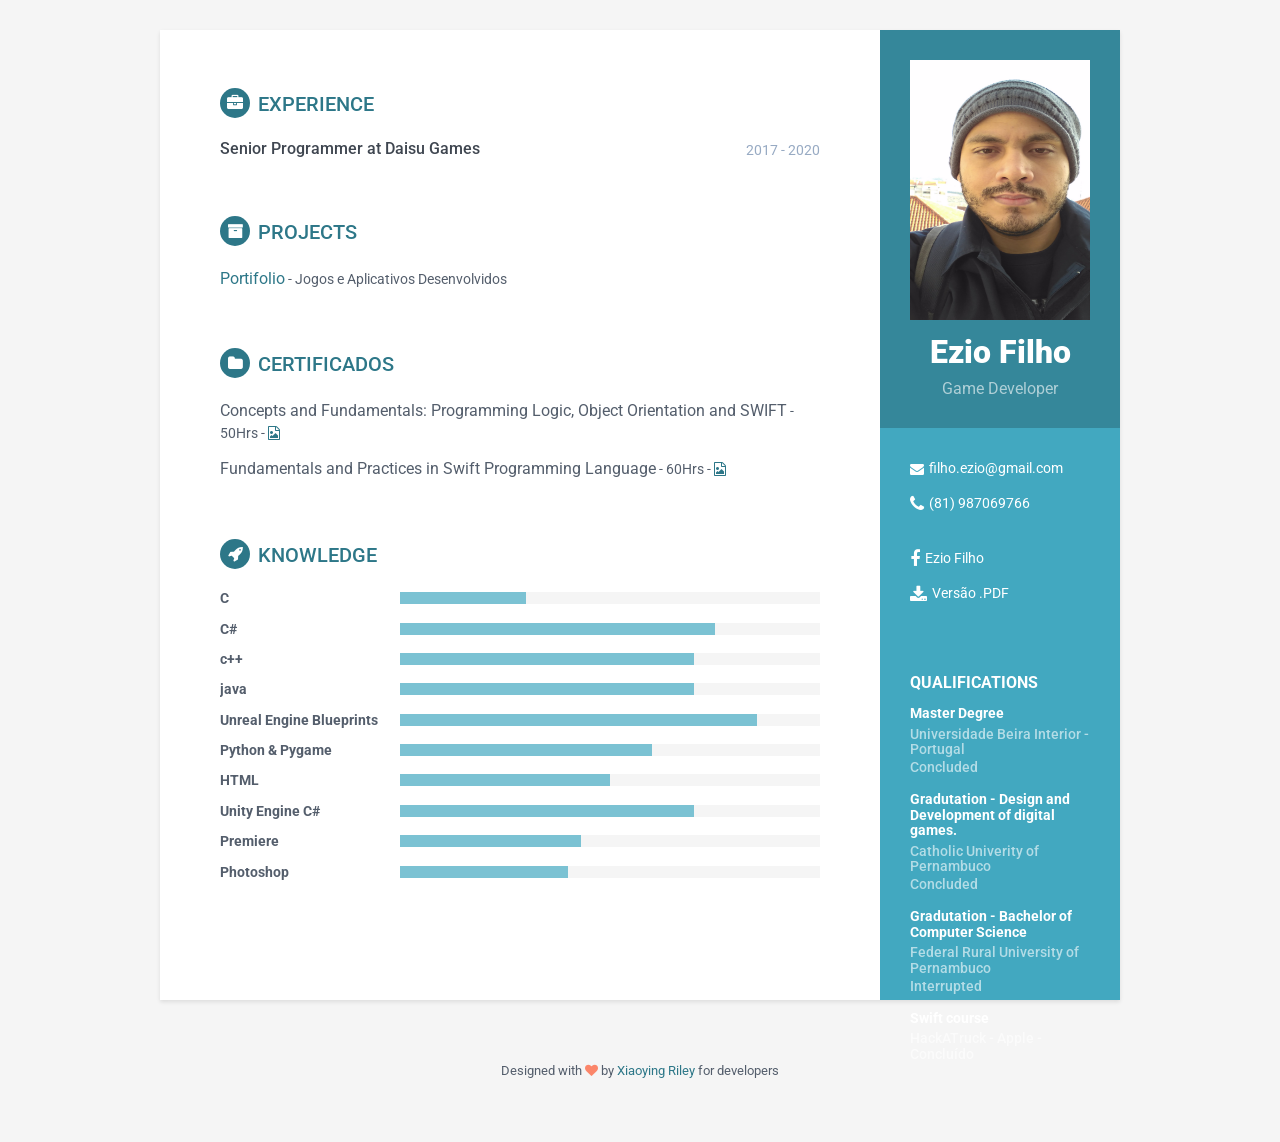
<file: curriculo/index.html>
<!DOCTYPE html>
<!--[if IE 8]> <html lang="en" class="ie8"> <![endif]-->
<!--[if IE 9]> <html lang="en" class="ie9"> <![endif]-->
<!--[if !IE]><!--> <html lang="en"> <!--<![endif]-->
<head>
    <title>Ezio Filho</title>
    <!-- Meta -->
    <meta charset="utf-8">
    <meta http-equiv="X-UA-Compatible" content="IE=edge">
    <meta name="viewport" content="width=device-width, initial-scale=1.0">
    <meta name="description" content="Responsive HTML5 Resume/CV Template for Developers">
    <meta name="author" content="Xiaoying Riley at 3rd Wave Media">
    <link rel="shortcut icon" href="favicon.ico">
    <link href='https://fonts.googleapis.com/css?family=Roboto:400,500,400italic,300italic,300,500italic,700,700italic,900,900italic' rel='stylesheet' type='text/css'>
    <!-- Global CSS -->
    <link rel="stylesheet" href="assets/plugins/bootstrap/css/bootstrap.min.css">
    <!-- Plugins CSS -->
    <link rel="stylesheet" href="assets/plugins/font-awesome/css/font-awesome.css">

    <!-- Theme CSS -->
    <link id="theme-style" rel="stylesheet" href="assets/css/styles.css">
    <!-- HTML5 shim and Respond.js for IE8 support of HTML5 elements and media queries -->
    <!--[if lt IE 9]>
      <script src="https://oss.maxcdn.com/html5shiv/3.7.2/html5shiv.min.js"></script>
      <script src="https://oss.maxcdn.com/respond/1.4.2/respond.min.js"></script>
    <![endif]-->
</head>

<body>
    <div class="wrapper">
        <div class="sidebar-wrapper">
          <div class="profile-container">
                <img class="profile" width="180" height="260" src="assets/images/Ezio.jpg" alt="" />
                <h1 class="name">Ezio Filho</h1>
                <h3 class="tagline">Game Developer</h3>
            </div><!--//profile-container-->

            <div class="contact-container container-block">
                <ul class="list-unstyled contact-list">
                    <li class="email"><i class="fa fa-envelope"></i>filho.ezio@gmail.com</li>
                    <li class="phone"><i class="fa fa-phone"></i>(81) 987069766<br>&nbsp;&nbsp;&nbsp;&nbsp;&nbsp;&nbsp;</li>
                    <li class="facebook"><i class="fa fa-facebook"></i><a href="https://www.facebook.com/ezio.filho.9" target="_blank">Ezio Filho</a></li>
                    <li class="facebook"><i class="fa fa-download"></i><a href="/curriculo/down/eziofilho.pdf" target="_blank">Versão .PDF</a></li>
                </ul>
            </div><!--//contact-container-->
            <div class="education-container container-block">
                <h2 class="container-block-title">Qualifications</h2>
                <div class="item">
                    <h4 class="degree">Master Degree</h4>
                    <h5 class="meta">Universidade Beira Interior - Portugal</h5>
                    <div class="time">Concluded</div>
                </div><!--//item-->
                <div class="item">
                    <h4 class="degree">Gradutation - Design and Development of digital games.</h4>
                    <h5 class="meta">Catholic Univerity of Pernambuco</h5>
                    <div class="time">Concluded</div>
                </div><!--//item-->
				<div class="item">
                    <h4 class="degree">Gradutation - Bachelor of Computer Science</h4>
                    <h5 class="meta">Federal Rural University of Pernambuco</h5>
                    <div class="time">Interrupted</div>
                </div><!--//item-->
                <div class="item">
                    <h4 class="degree">Swift course</h4>
                    <h5 class="meta">HackATruck - Apple - Concluído</h5>

                </div><!--//item-->

            </div><!--//education-container-->
        </div><!--//sidebar-wrapper-->

        <div class="main-wrapper">
            <section class="section experiences-section">
                <h2 class="section-title"><i class="fa fa-briefcase"></i>Experience</h2>
                <div class="item">
                    <div class="meta">
                        <div class="upper-row">
                            <h3 class="job-title">Senior Programmer at Daisu Games</h3>
                            <div class="time">2017 - 2020</div>
                        </div><!--//upper-row-->
                    </div><!--//meta-->
                    <div class="details">

            </section><!--//section-->

            <section class="section projects-section">
                <h2 class="section-title"><i class="fa fa-archive"></i>Projects</h2>
                <div class="item">
                    <span class="project-title"><a href="https://eziofilho.github.io/" target="_blank">Portifolio</a></span> - <span class="project-tagline">Jogos e Aplicativos Desenvolvidos</span>
                </div><!--//item-->

            </section><!--//section-->

			<section class="section projects-section">
                <h2 class="section-title"><i class="fa  fa-folder"></i>Certificados</h2>
                <div class="item">
                    <span class="project-title">Concepts and Fundamentals: Programming Logic, Object Orientation and SWIFT</span> - <span class="project-tagline">50Hrs</span>&nbsp;-&nbsp;<a href="./img/hackatruckonline.png" target="_blank"><i class="fa fa-file-image-o" aria-hidden="true"></i></a>

                </div><!--//item-->
                <div class="item">
                    <span class="project-title">Fundamentals and Practices in Swift Programming Language</span> - <span class="project-tagline">60Hrs</span>&nbsp;-&nbsp;<a href="./img/Hackatruck.pdf" target="_blank"><i class="fa fa-file-image-o" aria-hidden="true"></i></a>
                </div><!--//item-->

            </section><!--//section-->

            <section class="skills-section section">
                <h2 class="section-title"><i class="fa fa-rocket"></i>Knowledge</h2>
                <div class="skillset">
                  <div class="item">
                      <h3 class="level-title">C</h3>
                      <div class="level-bar">
                          <div class="level-bar-inner" data-level="30%">
                          </div>
                      </div><!--//level-bar-->
                  </div><!--//item-->

                  <div class="item">
                      <h3 class="level-title">C#</h3>
                      <div class="level-bar">
                          <div class="level-bar-inner" data-level="75%">
                          </div>
                      </div><!--//level-bar-->
                  </div><!--//item-->

                  <div class="item">
                      <h3 class="level-title">c++</h3>
                      <div class="level-bar">
                          <div class="level-bar-inner" data-level="70%">
                          </div>
                      </div><!--//level-bar-->
                  </div><!--//item-->

                  <div class="item">
                      <h3 class="level-title">java</h3>
                      <div class="level-bar">
                          <div class="level-bar-inner" data-level="70%">
                          </div>
                      </div><!--//level-bar-->
                  </div><!--//item-->

                  <div class="item">
                      <h3 class="level-title">Unreal Engine Blueprints</h3>
                      <div class="level-bar">
                          <div class="level-bar-inner" data-level="85%">
                          </div>
                      </div><!--//level-bar-->
                  </div><!--//item-->

                  <div class="item">
                      <h3 class="level-title">Python &amp; Pygame</h3>
                      <div class="level-bar">
                          <div class="level-bar-inner" data-level="60%">
                          </div>
                      </div><!--//level-bar-->
                  </div><!--//item-->

                  <div class="item">
                      <h3 class="level-title">HTML</h3>
                      <div class="level-bar">
                          <div class="level-bar-inner" data-level="50%">
                          </div>
                      </div><!--//level-bar-->
                  </div><!--//item-->

                  <div class="item">
                      <h3 class="level-title">Unity Engine C#</h3>
                      <div class="level-bar">
                          <div class="level-bar-inner" data-level="70%">
                          </div>
                      </div><!--//level-bar-->
                  </div><!--//item-->

                  <div class="item">
                      <h3 class="level-title">Premiere</h3>
                      <div class="level-bar">
                          <div class="level-bar-inner" data-level="43%">
                          </div>
                      </div><!--//level-bar-->
                  </div><!--//item-->

                  <div class="item">
                      <h3 class="level-title">Photoshop</h3>
                      <div class="level-bar">
                          <div class="level-bar-inner" data-level="40%">
                      </div>
                      </div><!--//level-bar-->
                  </div><!--//item-->

      

                </div>
            </section><!--//skills-section-->

        </div><!--//main-body-->
    </div>

    <footer class="footer">
        <div class="text-center">
                <!--/* This template is released under the Creative Commons Attribution 3.0 License. Please keep the attribution link below when using for your own project. Thank you for your support. :) If you'd like to use the template without the attribution, you can check out other license options via our website: themes.3rdwavemedia.com */-->
                <small class="copyright">Designed with <i class="fa fa-heart"></i> by <a href="http://themes.3rdwavemedia.com" target="_blank">Xiaoying Riley</a> for developers</small>
        </div><!--//container-->
    </footer><!--//footer-->

    <!-- Javascript -->
    <script type="text/javascript" src="assets/plugins/jquery-1.11.3.min.js"></script>
    <script type="text/javascript" src="assets/plugins/bootstrap/js/bootstrap.min.js"></script>
    <!-- custom js -->
    <script type="text/javascript" src="assets/js/main.js"></script>
</body>
</html>
</file>
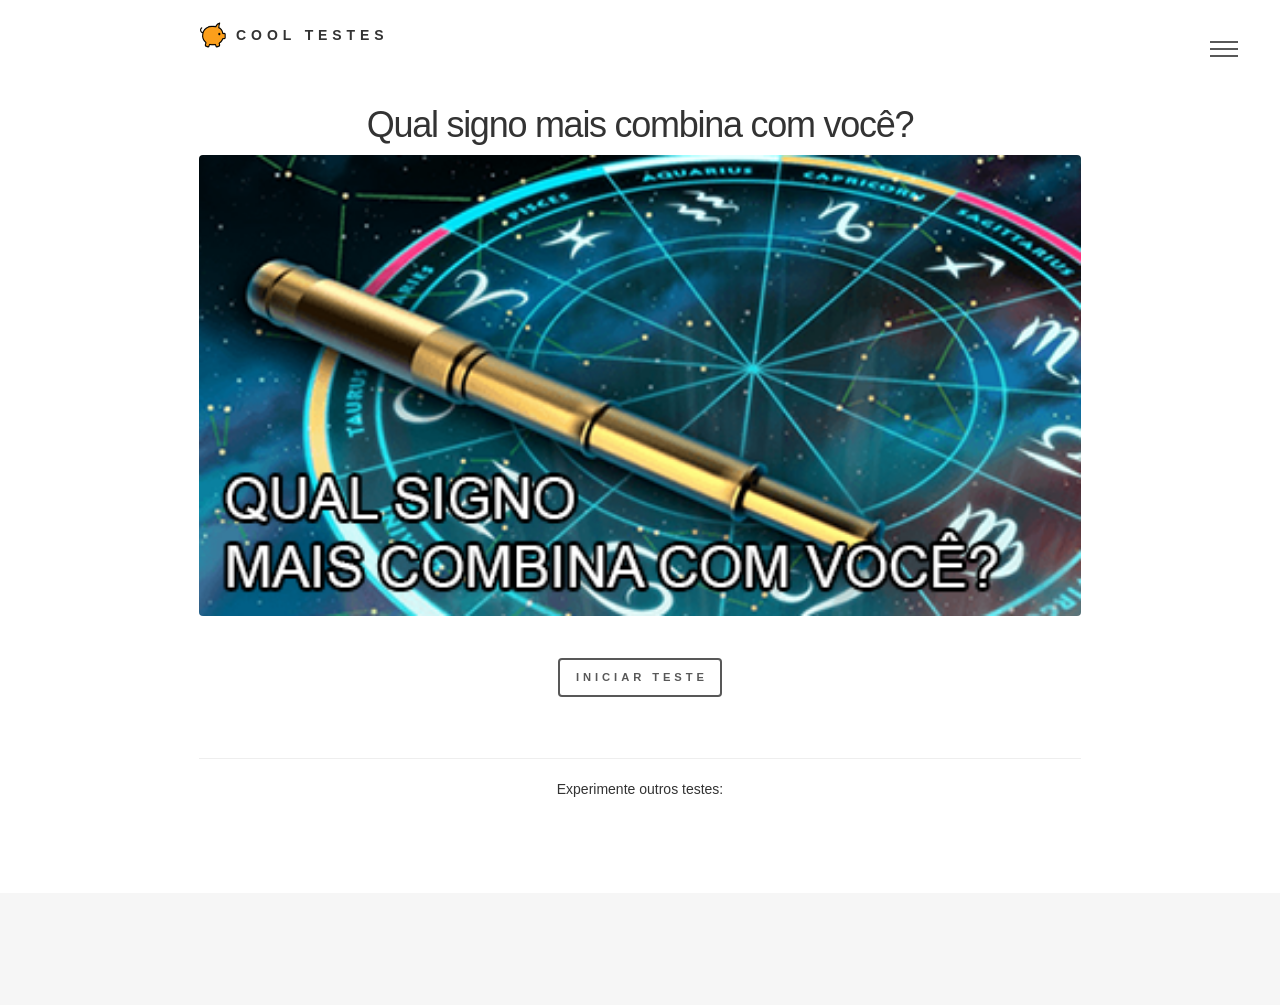
<file: new_layout/0.html>
<!DOCTYPE HTML>
<html>
	<head>
		<title>Qual signo mais combina com você?</title>
		<meta charset="utf-8" />
		<meta name="viewport" content="width=device-width, initial-scale=1" />
		<link rel="shortcut icon" href="fav.ico">
		<!--[if lte IE 8]><script src="assets/js/ie/html5shiv.js"></script><![endif]-->
		<link rel="stylesheet" href="assets/css/main.css" />
		<link rel="stylesheet" href="https://maxcdn.bootstrapcdn.com/bootstrap/3.3.7/css/bootstrap.min.css">
		<!--[if lte IE 9]><link rel="stylesheet" href="assets/css/ie9.css" /><![endif]-->
		<!--[if lte IE 8]><link rel="stylesheet" href="assets/css/ie8.css" /><![endif]-->
		<script src="https://www.w3schools.com/lib/w3.js"></script>
	</head>
	<body>
		<!-- Wrapper -->
			<div id="wrapper">
				<!-- Header -->
					<header id="header">
						<div class="inner">
							<!-- Logo -->
								<a href="index.html" class="logo">
									<span class="symbol"><img src="./img/loads/load5.png" alt="" /></span><span class="title">Cool Testes</span>
								</a>
							<!-- Nav -->
								<nav>
									<ul>
										<li><a href="#menu">Menu</a></li>
									</ul>
								</nav>
						</div>
					</header>
				<!-- Menu -->
					<nav id="menu">
					  <h2>Menu</h2>
					  <ul>
					    <li><a href="index.html">Home</a></li>
					    <li><a href="termos-de-uso.html">Termos de Uso</a></li>
					  </ul>
					</nav>

				<!-- Main -->
					<div id="main">
						<div class="inner" style="text-align:center; margin:auto;">
							<h1>Qual signo mais combina com você?</h1>
							<header><!-- PROPAGANDA --></header>

							<canvas id="myCanvas" style="visibility:hidden;display:none;width:100%;height:100%;"></canvas>
							<img src="./img/loads/init_load.png" alt="porquinho" id="porquinho" style="visibility:hidden;display:none;width:111px;height:96px;">
							<div id="load"><span class="image main"><img src="img/0/init.png" alt="" id="imagem" /></span></div>

							<ul class="actions">
								<li><button type="button" class="button fit" onclick="init_load(); this.disabled=true;" id="botao_iniciar_teste">Iniciar Teste</button></li>
							</ul>
							<ul class="actions">
								<li><button type="button" class="button fit" onclick="location.href='./0.html';" id="botao_refazer_teste" style="display:none;visibility:hidden;">Repetir Teste</button></li>
								<li><button type="button" class="button fit" onclick="ShareTest()" id="botao_compartilhar" style="display:none;visibility:hidden;">Compartilhar</button></li>
							</ul>

							<header><!-- PROPAGANDA --></header>

							<hr  />
							<p>Experimente outros testes: </p>
							<div w3-include-html="testes.html"></div>
						</div>
					</div>
					<!-- Footer -->
					<footer id="footer">
					  <div class="inner">
							<div w3-include-html="footer.html"></div>
						</div>
					</footer>
				</div>

			</div>

		<!-- Scripts -->
			<script src="assets/js/jquery.min.js"></script>
			<script src="assets/js/skel.min.js"></script>
			<script src="assets/js/util.js"></script>
			<!--[if lte IE 8]><script src="assets/js/ie/respond.min.js"></script><![endif]-->
			<script src="assets/js/main.js"></script>
			<script>w3.includeHTML();</script>

			<script src="./static/js/fb.js"></script>
			<script src="./static/js/geral.js"></script>
			<script src="./static/js/0.js"></script>
	</body>
</html>
</file>
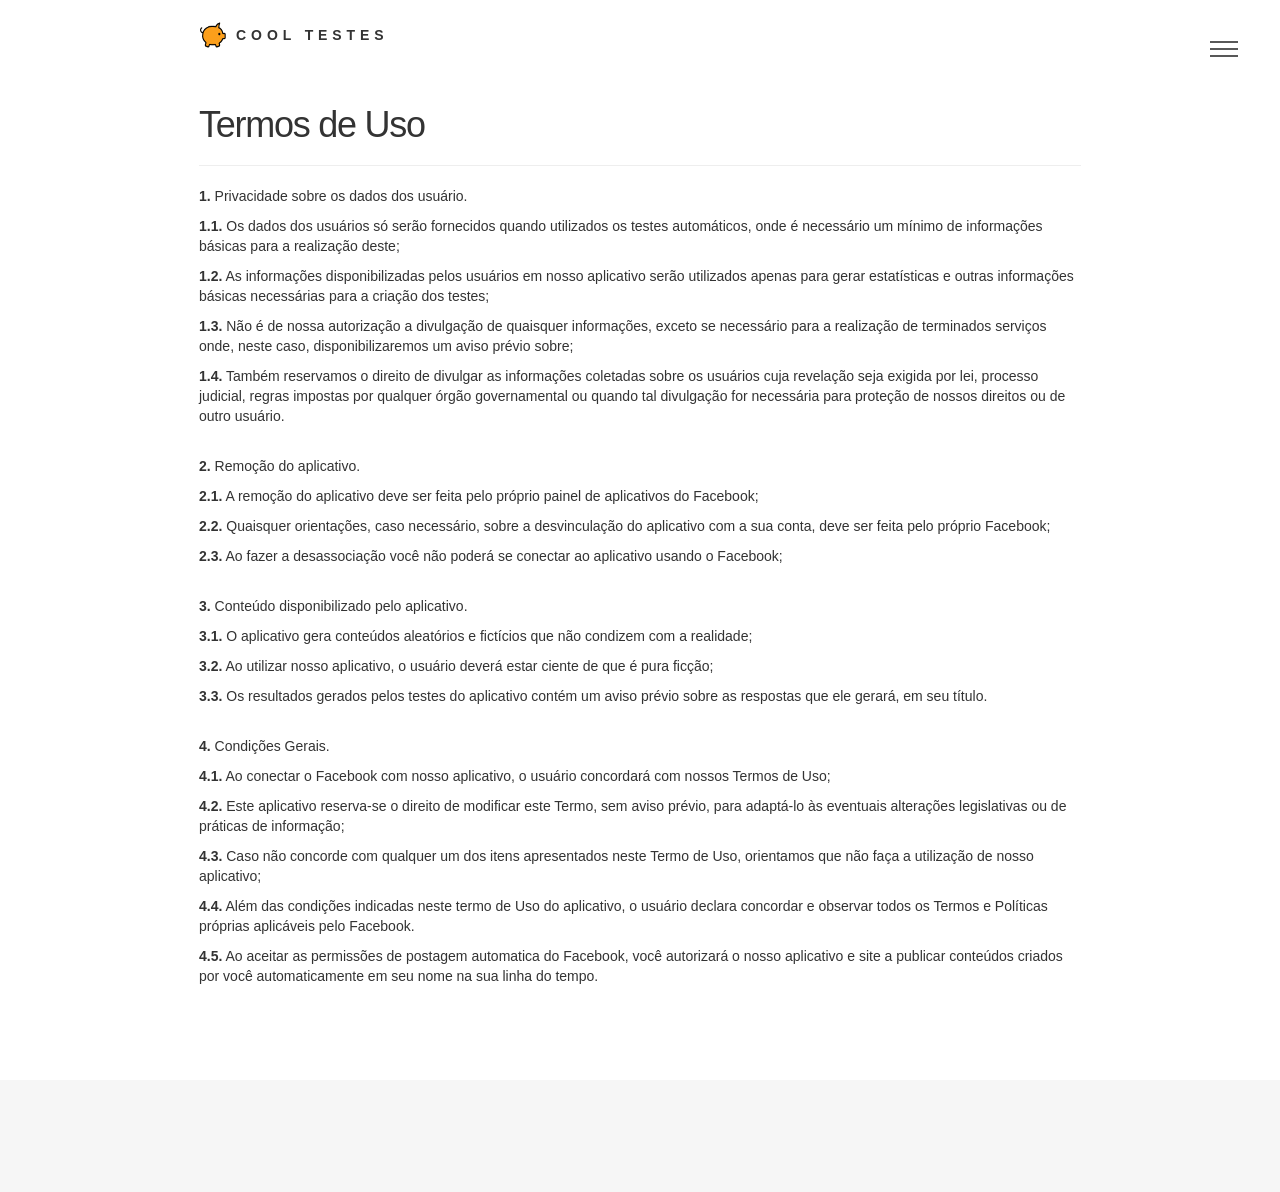
<file: new_layout/termos-de-uso.html>
<!DOCTYPE HTML>
<html>
	<head>
		<title>Termos de Uso</title>
		<meta charset="utf-8" />
		<meta name="viewport" content="width=device-width, initial-scale=1" />
		<link rel="shortcut icon" href="fav.ico">
		<!--[if lte IE 8]><script src="assets/js/ie/html5shiv.js"></script><![endif]-->
		<link rel="stylesheet" href="assets/css/main.css" />
		<link rel="stylesheet" href="https://maxcdn.bootstrapcdn.com/bootstrap/3.3.7/css/bootstrap.min.css">
		<!--[if lte IE 9]><link rel="stylesheet" href="assets/css/ie9.css" /><![endif]-->
		<!--[if lte IE 8]><link rel="stylesheet" href="assets/css/ie8.css" /><![endif]-->
		<script src="https://www.w3schools.com/lib/w3.js"></script>
	</head>
	<body>
		<!-- Wrapper -->
			<div id="wrapper">
				<!-- Header -->
					<header id="header">
						<div class="inner">
							<!-- Logo -->
								<a href="index.html" class="logo">
									<span class="symbol"><img src="./img/loads/load5.png" alt="" /></span><span class="title">Cool Testes</span>
								</a>
							<!-- Nav -->
								<nav>
									<ul>
										<li><a href="#menu">Menu</a></li>
									</ul>
								</nav>
						</div>
					</header>
				<!-- Menu -->
					<nav id="menu">
					  <h2>Menu</h2>
					  <ul>
					    <li><a href="index.html">Home</a></li>
					    <li><a href="termos-de-uso.html">Termos de Uso</a></li>
					  </ul>
					</nav>

				<!-- Main -->
					<div id="main">
						<div class="inner" style="text-align:left; margin:auto;">
              <h1>Termos de Uso</h1>
              <hr />
              <p><strong>1.</strong> Privacidade sobre os dados dos usuário.</p>
              <p><strong>1.1.</strong> Os dados dos usuários só serão fornecidos quando utilizados os testes automáticos, onde é necessário um mínimo de informações básicas para a realização deste;</p>
              <p><strong>1.2.</strong> As informações disponibilizadas pelos usuários em nosso aplicativo serão utilizados apenas para gerar estatísticas e outras informações básicas necessárias para a criação dos testes;</p>
              <p><strong>1.3.</strong> Não é de nossa autorização a divulgação de quaisquer informações, exceto se necessário para a realização de terminados serviços onde, neste caso, disponibilizaremos um aviso prévio sobre;</p>
              <p><strong>1.4.</strong> Também reservamos o direito de divulgar as informações coletadas sobre os usuários cuja revelação seja exigida por lei, processo judicial, regras impostas por qualquer órgão governamental ou quando tal divulgação for necessária para proteção de nossos direitos ou de outro usuário.</p>
              <br/>
              <p><strong>2.</strong> Remoção do aplicativo.</p>
              <p><strong>2.1.</strong> A remoção do aplicativo deve ser feita pelo próprio painel de aplicativos do Facebook;</p>
              <p><strong>2.2.</strong> Quaisquer orientações, caso necessário, sobre a desvinculação do aplicativo com a sua conta, deve ser feita pelo próprio Facebook;</p>
              <p><strong>2.3.</strong> Ao fazer a desassociação você não poderá se conectar ao aplicativo usando o Facebook;</p>
              <br/>
              <p><strong>3.</strong> Conteúdo disponibilizado pelo aplicativo.</p>
              <p><strong>3.1.</strong> O aplicativo gera conteúdos aleatórios e fictícios que não condizem com a realidade;</p>
              <p><strong>3.2.</strong> Ao utilizar nosso aplicativo, o usuário deverá estar ciente de que é pura ficção;</p>
              <p><strong>3.3.</strong> Os resultados gerados pelos testes do aplicativo contém um aviso prévio sobre as respostas que ele gerará, em seu título.</p>
              <br/>
              <p><strong>4.</strong> Condições Gerais.</p>
              <p><strong>4.1.</strong> Ao conectar o Facebook com nosso aplicativo, o usuário concordará com nossos Termos de Uso;</p>
              <p><strong>4.2.</strong> Este aplicativo reserva-se o direito de modificar este Termo, sem aviso prévio, para adaptá-lo às eventuais alterações legislativas ou de práticas de informação;</p>
              <p><strong>4.3.</strong> Caso não concorde com qualquer um dos itens apresentados neste Termo de Uso, orientamos que não faça a utilização de nosso aplicativo;</p>
              <p><strong>4.4.</strong> Além das condições indicadas neste termo de Uso do aplicativo, o usuário declara concordar e observar todos os Termos e Políticas próprias aplicáveis pelo Facebook.</p>
              <p><strong>4.5.</strong> Ao aceitar as permissões de postagem automatica do Facebook, você autorizará o nosso aplicativo e site a publicar conteúdos criados por você automaticamente em seu nome na sua linha do tempo.</p>
						</div>
					</div>
					<!-- Footer -->
					<footer id="footer">
					  <div class="inner">
							<div w3-include-html="footer.html"></div>
						</div>
					</footer>
				</div>

			</div>

		<!-- Scripts -->
			<script src="assets/js/jquery.min.js"></script>
			<script src="assets/js/skel.min.js"></script>
			<script src="assets/js/util.js"></script>
			<!--[if lte IE 8]><script src="assets/js/ie/respond.min.js"></script><![endif]-->
			<script src="assets/js/main.js"></script>
			<script>w3.includeHTML();</script>

			<script src="./static/js/fb.js"></script>
			<script src="./static/js/geral.js"></script>
			<script src="./static/js/0.js"></script>
	</body>
</html>
</file>
<file: curriculo/assets/css/styles.css>
/*   
 * Template Name: Orbit - Responsive Resume/CV Template for Developers
 * Version: 1.0
 * Author: Xiaoying Riley
 * Twitter: @3rdwave_themes
 * License: Creative Commons Attribution 3.0 License
 * Website: http://themes.3rdwavemedia.com/
*/
/* styles.css */
/* ======= Base ======= */
body {
  font-family: 'Roboto', sans-serif;
  color: #545E6C;
  background: #f5f5f5;
  font-size: 14px;
  padding: 30px;
  -webkit-font-smoothing: antialiased;
  -moz-osx-font-smoothing: grayscale;
}
h1,
h2,
h3,
h4,
h5,
h6 {
  font-weight: 700;
}
a {
  color: #2d7788;
  -webkit-transition: all 0.4s ease-in-out;
  -moz-transition: all 0.4s ease-in-out;
  -ms-transition: all 0.4s ease-in-out;
  -o-transition: all 0.4s ease-in-out;
}
a:hover {
  text-decoration: underline;
  color: #1a454f;
}
a:focus {
  text-decoration: none;
}
p {
  line-height: 1.5;
}
.wrapper {
  background: #42A8C0;
  max-width: 960px;
  margin: 0 auto;
  position: relative;
  -webkit-box-shadow: 0px 2px 4px rgba(0, 0, 0, 0.1);
  -moz-box-shadow: 0px 2px 4px rgba(0, 0, 0, 0.1);
  box-shadow: 0px 2px 4px rgba(0, 0, 0, 0.1);
}
.sidebar-wrapper {
  background: #42A8C0;
  position: absolute;
  right: 0;
  width: 240px;
  height: 100%;
  min-height: 800px;
  color: #fff;
}
.sidebar-wrapper a {
  color: #fff;
}
.sidebar-wrapper .profile-container {
  padding: 30px;
  background: rgba(0, 0, 0, 0.2);
  text-align: center;
  color: #fff;
}
.sidebar-wrapper .name {
  font-size: 32px;
  font-weight: 900;
  margin-top: 0;
  margin-bottom: 10px;
}
.sidebar-wrapper .tagline {
  color: rgba(255, 255, 255, 0.6);
  font-size: 16px;
  font-weight: 400;
  margin-top: 0;
  margin-bottom: 0;
}
.sidebar-wrapper .profile {
  margin-bottom: 15px;
}
.sidebar-wrapper .contact-list .fa {
  margin-right: 5px;
  font-size: 18px;
  vertical-align: middle;
}
.sidebar-wrapper .contact-list li {
  margin-bottom: 15px;
}
.sidebar-wrapper .contact-list li:last-child {
  margin-bottom: 0;
}
.sidebar-wrapper .contact-list .email .fa {
  font-size: 14px;
}
.sidebar-wrapper .container-block {
  padding: 30px;
}
.sidebar-wrapper .container-block-title {
  text-transform: uppercase;
  font-size: 16px;
  font-weight: 700;
  margin-top: 0;
  margin-bottom: 15px;
}
.sidebar-wrapper .degree {
  font-size: 14px;
  margin-top: 0;
  margin-bottom: 5px;
}
.sidebar-wrapper .education-container .item {
  margin-bottom: 15px;
}
.sidebar-wrapper .education-container .item:last-child {
  margin-bottom: 0;
}
.sidebar-wrapper .education-container .meta {
  color: rgba(255, 255, 255, 0.6);
  font-weight: 500;
  margin-bottom: 0px;
  margin-top: 0;
}
.sidebar-wrapper .education-container .time {
  color: rgba(255, 255, 255, 0.6);
  font-weight: 500;
  margin-bottom: 0px;
}
.sidebar-wrapper .languages-container .lang-desc {
  color: rgba(255, 255, 255, 0.6);
}
.sidebar-wrapper .languages-list {
  margin-bottom: 0;
}
.sidebar-wrapper .languages-list li {
  margin-bottom: 10px;
}
.sidebar-wrapper .languages-list li:last-child {
  margin-bottom: 0;
}
.sidebar-wrapper .interests-list {
  margin-bottom: 0;
}
.sidebar-wrapper .interests-list li {
  margin-bottom: 10px;
}
.sidebar-wrapper .interests-list li:last-child {
  margin-bottom: 0;
}
.main-wrapper {
  background: #fff;
  padding: 60px;
  padding-right: 300px;
}
.main-wrapper .section-title {
  text-transform: uppercase;
  font-size: 20px;
  font-weight: 500;
  color: #2d7788;
  position: relative;
  margin-top: 0;
  margin-bottom: 20px;
}
.main-wrapper .section-title .fa {
  width: 30px;
  height: 30px;
  margin-right: 8px;
  display: inline-block;
  color: #fff;
  -webkit-border-radius: 50%;
  -moz-border-radius: 50%;
  -ms-border-radius: 50%;
  -o-border-radius: 50%;
  border-radius: 50%;
  -moz-background-clip: padding;
  -webkit-background-clip: padding-box;
  background-clip: padding-box;
  background: #2d7788;
  text-align: center;
  padding-top: 8px;
  font-size: 16px;
  position: relative;
  top: -2px;
}
.main-wrapper .section {
  margin-bottom: 60px;
}
.main-wrapper .experiences-section .item {
  margin-bottom: 30px;
}
.main-wrapper .upper-row {
  position: relative;
  overflow: hidden;
  margin-bottom: 2px;
}
.main-wrapper .job-title {
  color: #3F4650;
  font-size: 16px;
  margin-top: 0;
  margin-bottom: 0;
  font-weight: 500;
}
.main-wrapper .time {
  position: absolute;
  right: 0;
  top: 0;
  color: #97AAC3;
}
.main-wrapper .company {
  margin-bottom: 10px;
  color: #97AAC3;
}
.main-wrapper .project-title {
  font-size: 16px;
  font-weight: 400;
  margin-top: 0;
  margin-bottom: 5px;
}
.main-wrapper .projects-section .intro {
  margin-bottom: 30px;
}
.main-wrapper .projects-section .item {
  margin-bottom: 15px;
}
.skillset .item {
  margin-bottom: 15px;
  overflow: hidden;
}
.skillset .level-title {
  font-size: 14px;
  margin-top: 0;
  margin-bottom: 12px;
}
.skillset .level-bar {
  height: 12px;
  background: #f5f5f5;
}
.skillset .level-bar-inner {
  height: 12px;
  background: #7bc2d3;
}
.footer {
  padding: 30px;
  padding-top: 60px;
}
.footer .copyright {
  line-height: 1.6;
  color: #545E6C;
  font-size: 13px;
}
.footer .fa-heart {
  color: #fb866a;
}
/* Extra small devices (phones, less than 768px) */
@media (max-width: 767px) {
  .sidebar-wrapper {
    position: static;
    width: inherit;
  }
  .main-wrapper {
    padding: 30px;
  }
  .main-wrapper .time {
    position: static;
    display: block;
    margin-top: 5px;
  }
  .main-wrapper .upper-row {
    margin-bottom: 0;
  }
}
/* Small devices (tablets, 768px and up) */
/* Medium devices (desktops, 992px and up) */
@media (min-width: 992px) {
  .skillset .level-title {
    display: inline-block;
    float: left;
    width: 30%;
    margin-bottom: 0;
  }
  .skillset .level-bar {
    display: inline-block;
    width: 70%;
    float: left;
    position: relative;
    top: 1px;
  }
}
/* Large devices (large desktops, 1200px and up) */
/* Ex-Large devices (large desktops, 1200px and up) */
</file>
<file: new_layout/assets/css/ie9.css>
/*
	Phantom by HTML5 UP
	html5up.net | @ajlkn
	Free for personal and commercial use under the CCA 3.0 license (html5up.net/license)
*/

/* Tiles */

	.tiles:after {
		content: '';
		display: block;
		clear: both;
	}

	.tiles article {
		float: left;
	}

		.tiles article > a {
			padding-top: 50%;
			margin-top: -1.75em;
		}

		body:not(.is-touch) .tiles article:hover > .image {
			-moz-transform: none;
			-webkit-transform: none;
			-ms-transform: none;
			transform: none;
		}

/* Footer */

	#footer > .inner section {
		float: left;
	}

	#footer > .inner .copyright {
		clear: both;
		padding-top: 4em;
	}
</file>
<file: new_layout/assets/css/ie8.css>
/*
	Phantom by HTML5 UP
	html5up.net | @ajlkn
	Free for personal and commercial use under the CCA 3.0 license (html5up.net/license)
*/

/* Form */

	form .field {
		float: none !important;
		width: 100% !important;
		padding-left: 0 !important;
	}

/* Button */

	input[type="submit"],
	input[type="reset"],
	input[type="button"],
	button,
	.button {
		border: solid 2px #585858 !important;
	}

		input[type="submit"]:hover,
		input[type="reset"]:hover,
		input[type="button"]:hover,
		button:hover,
		.button:hover {
			border-color: #f2849e !important;
		}

		input[type="submit"].special,
		input[type="reset"].special,
		input[type="button"].special,
		button.special,
		.button.special {
			border: none !important;
		}

/* Tiles */

	.tiles article > .image:before, .tiles article > .image:after {
		display: none;
	}

/* Header */

	#header .logo .symbol {
		display: none;
	}

	#header nav ul li a[href="#menu"] {
		text-indent: 0;
		width: auto;
		font-size: 0.8em;
	}

		#header nav ul li a[href="#menu"]:before, #header nav ul li a[href="#menu"]:after {
			display: none;
		}

/* Footer */

	#footer > .inner section {
		width: 50%;
		margin-left: 3em;
	}

		#footer > .inner section:first-child {
			margin-left: 0;
			width: 40%;
		}
</file>
<file: new_layout/assets/css/main.css>
@import url(font-awesome.min.css);
@import url("https://fonts.googleapis.com/css?family=Source+Sans+Pro:300,700,900");

/*
	Phantom by HTML5 UP
	html5up.net | @ajlkn
	Free for personal and commercial use under the CCA 3.0 license (html5up.net/license)
*/

/* Reset */

	html, body, div, span, applet, object, iframe, h1, h2, h3, h4, h5, h6, p, blockquote, pre, a, abbr, acronym, address, big, cite, code, del, dfn, em, img, ins, kbd, q, s, samp, small, strike, strong, sub, sup, tt, var, b, u, i, center, dl, dt, dd, ol, ul, li, fieldset, form, label, legend, table, caption, tbody, tfoot, thead, tr, th, td, article, aside, canvas, details, embed, figure, figcaption, footer, header, hgroup, menu, nav, output, ruby, section, summary, time, mark, audio, video {
		margin: 0;
		padding: 0;
		border: 0;
		font-size: 100%;
		font: inherit;
		vertical-align: baseline;
	}

	article, aside, details, figcaption, figure, footer, header, hgroup, menu, nav, section {
		display: block;
	}

	body {
		line-height: 1;
	}

	ol, ul {
		list-style: none;
	}

	blockquote, q {
		quotes: none;
	}

	blockquote:before, blockquote:after, q:before, q:after {
		content: '';
		content: none;
	}

	table {
		border-collapse: collapse;
		border-spacing: 0;
	}

	body {
		-webkit-text-size-adjust: none;
	}

/* Box Model */

	*, *:before, *:after {
		-moz-box-sizing: border-box;
		-webkit-box-sizing: border-box;
		box-sizing: border-box;
	}

/* Grid */

	.row {
		border-bottom: solid 1px transparent;
		-moz-box-sizing: border-box;
		-webkit-box-sizing: border-box;
		box-sizing: border-box;
	}

	.row > * {
		float: left;
		-moz-box-sizing: border-box;
		-webkit-box-sizing: border-box;
		box-sizing: border-box;
	}

	.row:after, .row:before {
		content: '';
		display: block;
		clear: both;
		height: 0;
	}

	.row.uniform > * > :first-child {
		margin-top: 0;
	}

	.row.uniform > * > :last-child {
		margin-bottom: 0;
	}

	.row.\30 \25 > * {
		padding: 0 0 0 0em;
	}

	.row.\30 \25 {
		margin: 0 0 -1px 0em;
	}

	.row.uniform.\30 \25 > * {
		padding: 0em 0 0 0em;
	}

	.row.uniform.\30 \25 {
		margin: 0em 0 -1px 0em;
	}

	.row > * {
		padding: 0 0 0 2em;
	}

	.row {
		margin: 0 0 -1px -2em;
	}

	.row.uniform > * {
		padding: 2em 0 0 2em;
	}

	.row.uniform {
		margin: -2em 0 -1px -2em;
	}

	.row.\32 00\25 > * {
		padding: 0 0 0 4em;
	}

	.row.\32 00\25 {
		margin: 0 0 -1px -4em;
	}

	.row.uniform.\32 00\25 > * {
		padding: 4em 0 0 4em;
	}

	.row.uniform.\32 00\25 {
		margin: -4em 0 -1px -4em;
	}

	.row.\31 50\25 > * {
		padding: 0 0 0 3em;
	}

	.row.\31 50\25 {
		margin: 0 0 -1px -3em;
	}

	.row.uniform.\31 50\25 > * {
		padding: 3em 0 0 3em;
	}

	.row.uniform.\31 50\25 {
		margin: -3em 0 -1px -3em;
	}

	.row.\35 0\25 > * {
		padding: 0 0 0 1em;
	}

	.row.\35 0\25 {
		margin: 0 0 -1px -1em;
	}

	.row.uniform.\35 0\25 > * {
		padding: 1em 0 0 1em;
	}

	.row.uniform.\35 0\25 {
		margin: -1em 0 -1px -1em;
	}

	.row.\32 5\25 > * {
		padding: 0 0 0 0.5em;
	}

	.row.\32 5\25 {
		margin: 0 0 -1px -0.5em;
	}

	.row.uniform.\32 5\25 > * {
		padding: 0.5em 0 0 0.5em;
	}

	.row.uniform.\32 5\25 {
		margin: -0.5em 0 -1px -0.5em;
	}

	.\31 2u, .\31 2u\24 {
		width: 100%;
		clear: none;
		margin-left: 0;
	}

	.\31 1u, .\31 1u\24 {
		width: 91.6666666667%;
		clear: none;
		margin-left: 0;
	}

	.\31 0u, .\31 0u\24 {
		width: 83.3333333333%;
		clear: none;
		margin-left: 0;
	}

	.\39 u, .\39 u\24 {
		width: 75%;
		clear: none;
		margin-left: 0;
	}

	.\38 u, .\38 u\24 {
		width: 66.6666666667%;
		clear: none;
		margin-left: 0;
	}

	.\37 u, .\37 u\24 {
		width: 58.3333333333%;
		clear: none;
		margin-left: 0;
	}

	.\36 u, .\36 u\24 {
		width: 50%;
		clear: none;
		margin-left: 0;
	}

	.\35 u, .\35 u\24 {
		width: 41.6666666667%;
		clear: none;
		margin-left: 0;
	}

	.\34 u, .\34 u\24 {
		width: 33.3333333333%;
		clear: none;
		margin-left: 0;
	}

	.\33 u, .\33 u\24 {
		width: 25%;
		clear: none;
		margin-left: 0;
	}

	.\32 u, .\32 u\24 {
		width: 16.6666666667%;
		clear: none;
		margin-left: 0;
	}

	.\31 u, .\31 u\24 {
		width: 8.3333333333%;
		clear: none;
		margin-left: 0;
	}

	.\31 2u\24 + *,
	.\31 1u\24 + *,
	.\31 0u\24 + *,
	.\39 u\24 + *,
	.\38 u\24 + *,
	.\37 u\24 + *,
	.\36 u\24 + *,
	.\35 u\24 + *,
	.\34 u\24 + *,
	.\33 u\24 + *,
	.\32 u\24 + *,
	.\31 u\24 + * {
		clear: left;
	}

	.\-11u {
		margin-left: 91.66667%;
	}

	.\-10u {
		margin-left: 83.33333%;
	}

	.\-9u {
		margin-left: 75%;
	}

	.\-8u {
		margin-left: 66.66667%;
	}

	.\-7u {
		margin-left: 58.33333%;
	}

	.\-6u {
		margin-left: 50%;
	}

	.\-5u {
		margin-left: 41.66667%;
	}

	.\-4u {
		margin-left: 33.33333%;
	}

	.\-3u {
		margin-left: 25%;
	}

	.\-2u {
		margin-left: 16.66667%;
	}

	.\-1u {
		margin-left: 8.33333%;
	}

	@media screen and (max-width: 1680px) {

		.row > * {
			padding: 0 0 0 2em;
		}

		.row {
			margin: 0 0 -1px -2em;
		}

		.row.uniform > * {
			padding: 2em 0 0 2em;
		}

		.row.uniform {
			margin: -2em 0 -1px -2em;
		}

		.row.\32 00\25 > * {
			padding: 0 0 0 4em;
		}

		.row.\32 00\25 {
			margin: 0 0 -1px -4em;
		}

		.row.uniform.\32 00\25 > * {
			padding: 4em 0 0 4em;
		}

		.row.uniform.\32 00\25 {
			margin: -4em 0 -1px -4em;
		}

		.row.\31 50\25 > * {
			padding: 0 0 0 3em;
		}

		.row.\31 50\25 {
			margin: 0 0 -1px -3em;
		}

		.row.uniform.\31 50\25 > * {
			padding: 3em 0 0 3em;
		}

		.row.uniform.\31 50\25 {
			margin: -3em 0 -1px -3em;
		}

		.row.\35 0\25 > * {
			padding: 0 0 0 1em;
		}

		.row.\35 0\25 {
			margin: 0 0 -1px -1em;
		}

		.row.uniform.\35 0\25 > * {
			padding: 1em 0 0 1em;
		}

		.row.uniform.\35 0\25 {
			margin: -1em 0 -1px -1em;
		}

		.row.\32 5\25 > * {
			padding: 0 0 0 0.5em;
		}

		.row.\32 5\25 {
			margin: 0 0 -1px -0.5em;
		}

		.row.uniform.\32 5\25 > * {
			padding: 0.5em 0 0 0.5em;
		}

		.row.uniform.\32 5\25 {
			margin: -0.5em 0 -1px -0.5em;
		}

		.\31 2u\28xlarge\29, .\31 2u\24\28xlarge\29 {
			width: 100%;
			clear: none;
			margin-left: 0;
		}

		.\31 1u\28xlarge\29, .\31 1u\24\28xlarge\29 {
			width: 91.6666666667%;
			clear: none;
			margin-left: 0;
		}

		.\31 0u\28xlarge\29, .\31 0u\24\28xlarge\29 {
			width: 83.3333333333%;
			clear: none;
			margin-left: 0;
		}

		.\39 u\28xlarge\29, .\39 u\24\28xlarge\29 {
			width: 75%;
			clear: none;
			margin-left: 0;
		}

		.\38 u\28xlarge\29, .\38 u\24\28xlarge\29 {
			width: 66.6666666667%;
			clear: none;
			margin-left: 0;
		}

		.\37 u\28xlarge\29, .\37 u\24\28xlarge\29 {
			width: 58.3333333333%;
			clear: none;
			margin-left: 0;
		}

		.\36 u\28xlarge\29, .\36 u\24\28xlarge\29 {
			width: 50%;
			clear: none;
			margin-left: 0;
		}

		.\35 u\28xlarge\29, .\35 u\24\28xlarge\29 {
			width: 41.6666666667%;
			clear: none;
			margin-left: 0;
		}

		.\34 u\28xlarge\29, .\34 u\24\28xlarge\29 {
			width: 33.3333333333%;
			clear: none;
			margin-left: 0;
		}

		.\33 u\28xlarge\29, .\33 u\24\28xlarge\29 {
			width: 25%;
			clear: none;
			margin-left: 0;
		}

		.\32 u\28xlarge\29, .\32 u\24\28xlarge\29 {
			width: 16.6666666667%;
			clear: none;
			margin-left: 0;
		}

		.\31 u\28xlarge\29, .\31 u\24\28xlarge\29 {
			width: 8.3333333333%;
			clear: none;
			margin-left: 0;
		}

		.\31 2u\24\28xlarge\29 + *,
		.\31 1u\24\28xlarge\29 + *,
		.\31 0u\24\28xlarge\29 + *,
		.\39 u\24\28xlarge\29 + *,
		.\38 u\24\28xlarge\29 + *,
		.\37 u\24\28xlarge\29 + *,
		.\36 u\24\28xlarge\29 + *,
		.\35 u\24\28xlarge\29 + *,
		.\34 u\24\28xlarge\29 + *,
		.\33 u\24\28xlarge\29 + *,
		.\32 u\24\28xlarge\29 + *,
		.\31 u\24\28xlarge\29 + * {
			clear: left;
		}

		.\-11u\28xlarge\29 {
			margin-left: 91.66667%;
		}

		.\-10u\28xlarge\29 {
			margin-left: 83.33333%;
		}

		.\-9u\28xlarge\29 {
			margin-left: 75%;
		}

		.\-8u\28xlarge\29 {
			margin-left: 66.66667%;
		}

		.\-7u\28xlarge\29 {
			margin-left: 58.33333%;
		}

		.\-6u\28xlarge\29 {
			margin-left: 50%;
		}

		.\-5u\28xlarge\29 {
			margin-left: 41.66667%;
		}

		.\-4u\28xlarge\29 {
			margin-left: 33.33333%;
		}

		.\-3u\28xlarge\29 {
			margin-left: 25%;
		}

		.\-2u\28xlarge\29 {
			margin-left: 16.66667%;
		}

		.\-1u\28xlarge\29 {
			margin-left: 8.33333%;
		}

	}

	@media screen and (max-width: 1280px) {

		.row > * {
			padding: 0 0 0 2em;
		}

		.row {
			margin: 0 0 -1px -2em;
		}

		.row.uniform > * {
			padding: 2em 0 0 2em;
		}

		.row.uniform {
			margin: -2em 0 -1px -2em;
		}

		.row.\32 00\25 > * {
			padding: 0 0 0 4em;
		}

		.row.\32 00\25 {
			margin: 0 0 -1px -4em;
		}

		.row.uniform.\32 00\25 > * {
			padding: 4em 0 0 4em;
		}

		.row.uniform.\32 00\25 {
			margin: -4em 0 -1px -4em;
		}

		.row.\31 50\25 > * {
			padding: 0 0 0 3em;
		}

		.row.\31 50\25 {
			margin: 0 0 -1px -3em;
		}

		.row.uniform.\31 50\25 > * {
			padding: 3em 0 0 3em;
		}

		.row.uniform.\31 50\25 {
			margin: -3em 0 -1px -3em;
		}

		.row.\35 0\25 > * {
			padding: 0 0 0 1em;
		}

		.row.\35 0\25 {
			margin: 0 0 -1px -1em;
		}

		.row.uniform.\35 0\25 > * {
			padding: 1em 0 0 1em;
		}

		.row.uniform.\35 0\25 {
			margin: -1em 0 -1px -1em;
		}

		.row.\32 5\25 > * {
			padding: 0 0 0 0.5em;
		}

		.row.\32 5\25 {
			margin: 0 0 -1px -0.5em;
		}

		.row.uniform.\32 5\25 > * {
			padding: 0.5em 0 0 0.5em;
		}

		.row.uniform.\32 5\25 {
			margin: -0.5em 0 -1px -0.5em;
		}

		.\31 2u\28large\29, .\31 2u\24\28large\29 {
			width: 100%;
			clear: none;
			margin-left: 0;
		}

		.\31 1u\28large\29, .\31 1u\24\28large\29 {
			width: 91.6666666667%;
			clear: none;
			margin-left: 0;
		}

		.\31 0u\28large\29, .\31 0u\24\28large\29 {
			width: 83.3333333333%;
			clear: none;
			margin-left: 0;
		}

		.\39 u\28large\29, .\39 u\24\28large\29 {
			width: 75%;
			clear: none;
			margin-left: 0;
		}

		.\38 u\28large\29, .\38 u\24\28large\29 {
			width: 66.6666666667%;
			clear: none;
			margin-left: 0;
		}

		.\37 u\28large\29, .\37 u\24\28large\29 {
			width: 58.3333333333%;
			clear: none;
			margin-left: 0;
		}

		.\36 u\28large\29, .\36 u\24\28large\29 {
			width: 50%;
			clear: none;
			margin-left: 0;
		}

		.\35 u\28large\29, .\35 u\24\28large\29 {
			width: 41.6666666667%;
			clear: none;
			margin-left: 0;
		}

		.\34 u\28large\29, .\34 u\24\28large\29 {
			width: 33.3333333333%;
			clear: none;
			margin-left: 0;
		}

		.\33 u\28large\29, .\33 u\24\28large\29 {
			width: 25%;
			clear: none;
			margin-left: 0;
		}

		.\32 u\28large\29, .\32 u\24\28large\29 {
			width: 16.6666666667%;
			clear: none;
			margin-left: 0;
		}

		.\31 u\28large\29, .\31 u\24\28large\29 {
			width: 8.3333333333%;
			clear: none;
			margin-left: 0;
		}

		.\31 2u\24\28large\29 + *,
		.\31 1u\24\28large\29 + *,
		.\31 0u\24\28large\29 + *,
		.\39 u\24\28large\29 + *,
		.\38 u\24\28large\29 + *,
		.\37 u\24\28large\29 + *,
		.\36 u\24\28large\29 + *,
		.\35 u\24\28large\29 + *,
		.\34 u\24\28large\29 + *,
		.\33 u\24\28large\29 + *,
		.\32 u\24\28large\29 + *,
		.\31 u\24\28large\29 + * {
			clear: left;
		}

		.\-11u\28large\29 {
			margin-left: 91.66667%;
		}

		.\-10u\28large\29 {
			margin-left: 83.33333%;
		}

		.\-9u\28large\29 {
			margin-left: 75%;
		}

		.\-8u\28large\29 {
			margin-left: 66.66667%;
		}

		.\-7u\28large\29 {
			margin-left: 58.33333%;
		}

		.\-6u\28large\29 {
			margin-left: 50%;
		}

		.\-5u\28large\29 {
			margin-left: 41.66667%;
		}

		.\-4u\28large\29 {
			margin-left: 33.33333%;
		}

		.\-3u\28large\29 {
			margin-left: 25%;
		}

		.\-2u\28large\29 {
			margin-left: 16.66667%;
		}

		.\-1u\28large\29 {
			margin-left: 8.33333%;
		}

	}

	@media screen and (max-width: 980px) {

		.row > * {
			padding: 0 0 0 1.5em;
		}

		.row {
			margin: 0 0 -1px -1.5em;
		}

		.row.uniform > * {
			padding: 1.5em 0 0 1.5em;
		}

		.row.uniform {
			margin: -1.5em 0 -1px -1.5em;
		}

		.row.\32 00\25 > * {
			padding: 0 0 0 3em;
		}

		.row.\32 00\25 {
			margin: 0 0 -1px -3em;
		}

		.row.uniform.\32 00\25 > * {
			padding: 3em 0 0 3em;
		}

		.row.uniform.\32 00\25 {
			margin: -3em 0 -1px -3em;
		}

		.row.\31 50\25 > * {
			padding: 0 0 0 2.25em;
		}

		.row.\31 50\25 {
			margin: 0 0 -1px -2.25em;
		}

		.row.uniform.\31 50\25 > * {
			padding: 2.25em 0 0 2.25em;
		}

		.row.uniform.\31 50\25 {
			margin: -2.25em 0 -1px -2.25em;
		}

		.row.\35 0\25 > * {
			padding: 0 0 0 0.75em;
		}

		.row.\35 0\25 {
			margin: 0 0 -1px -0.75em;
		}

		.row.uniform.\35 0\25 > * {
			padding: 0.75em 0 0 0.75em;
		}

		.row.uniform.\35 0\25 {
			margin: -0.75em 0 -1px -0.75em;
		}

		.row.\32 5\25 > * {
			padding: 0 0 0 0.375em;
		}

		.row.\32 5\25 {
			margin: 0 0 -1px -0.375em;
		}

		.row.uniform.\32 5\25 > * {
			padding: 0.375em 0 0 0.375em;
		}

		.row.uniform.\32 5\25 {
			margin: -0.375em 0 -1px -0.375em;
		}

		.\31 2u\28medium\29, .\31 2u\24\28medium\29 {
			width: 100%;
			clear: none;
			margin-left: 0;
		}

		.\31 1u\28medium\29, .\31 1u\24\28medium\29 {
			width: 91.6666666667%;
			clear: none;
			margin-left: 0;
		}

		.\31 0u\28medium\29, .\31 0u\24\28medium\29 {
			width: 83.3333333333%;
			clear: none;
			margin-left: 0;
		}

		.\39 u\28medium\29, .\39 u\24\28medium\29 {
			width: 75%;
			clear: none;
			margin-left: 0;
		}

		.\38 u\28medium\29, .\38 u\24\28medium\29 {
			width: 66.6666666667%;
			clear: none;
			margin-left: 0;
		}

		.\37 u\28medium\29, .\37 u\24\28medium\29 {
			width: 58.3333333333%;
			clear: none;
			margin-left: 0;
		}

		.\36 u\28medium\29, .\36 u\24\28medium\29 {
			width: 50%;
			clear: none;
			margin-left: 0;
		}

		.\35 u\28medium\29, .\35 u\24\28medium\29 {
			width: 41.6666666667%;
			clear: none;
			margin-left: 0;
		}

		.\34 u\28medium\29, .\34 u\24\28medium\29 {
			width: 33.3333333333%;
			clear: none;
			margin-left: 0;
		}

		.\33 u\28medium\29, .\33 u\24\28medium\29 {
			width: 25%;
			clear: none;
			margin-left: 0;
		}

		.\32 u\28medium\29, .\32 u\24\28medium\29 {
			width: 16.6666666667%;
			clear: none;
			margin-left: 0;
		}

		.\31 u\28medium\29, .\31 u\24\28medium\29 {
			width: 8.3333333333%;
			clear: none;
			margin-left: 0;
		}

		.\31 2u\24\28medium\29 + *,
		.\31 1u\24\28medium\29 + *,
		.\31 0u\24\28medium\29 + *,
		.\39 u\24\28medium\29 + *,
		.\38 u\24\28medium\29 + *,
		.\37 u\24\28medium\29 + *,
		.\36 u\24\28medium\29 + *,
		.\35 u\24\28medium\29 + *,
		.\34 u\24\28medium\29 + *,
		.\33 u\24\28medium\29 + *,
		.\32 u\24\28medium\29 + *,
		.\31 u\24\28medium\29 + * {
			clear: left;
		}

		.\-11u\28medium\29 {
			margin-left: 91.66667%;
		}

		.\-10u\28medium\29 {
			margin-left: 83.33333%;
		}

		.\-9u\28medium\29 {
			margin-left: 75%;
		}

		.\-8u\28medium\29 {
			margin-left: 66.66667%;
		}

		.\-7u\28medium\29 {
			margin-left: 58.33333%;
		}

		.\-6u\28medium\29 {
			margin-left: 50%;
		}

		.\-5u\28medium\29 {
			margin-left: 41.66667%;
		}

		.\-4u\28medium\29 {
			margin-left: 33.33333%;
		}

		.\-3u\28medium\29 {
			margin-left: 25%;
		}

		.\-2u\28medium\29 {
			margin-left: 16.66667%;
		}

		.\-1u\28medium\29 {
			margin-left: 8.33333%;
		}

	}

	@media screen and (max-width: 736px) {

		.row > * {
			padding: 0 0 0 1em;
		}

		.row {
			margin: 0 0 -1px -1em;
		}

		.row.uniform > * {
			padding: 1em 0 0 1em;
		}

		.row.uniform {
			margin: -1em 0 -1px -1em;
		}

		.row.\32 00\25 > * {
			padding: 0 0 0 2em;
		}

		.row.\32 00\25 {
			margin: 0 0 -1px -2em;
		}

		.row.uniform.\32 00\25 > * {
			padding: 2em 0 0 2em;
		}

		.row.uniform.\32 00\25 {
			margin: -2em 0 -1px -2em;
		}

		.row.\31 50\25 > * {
			padding: 0 0 0 1.5em;
		}

		.row.\31 50\25 {
			margin: 0 0 -1px -1.5em;
		}

		.row.uniform.\31 50\25 > * {
			padding: 1.5em 0 0 1.5em;
		}

		.row.uniform.\31 50\25 {
			margin: -1.5em 0 -1px -1.5em;
		}

		.row.\35 0\25 > * {
			padding: 0 0 0 0.5em;
		}

		.row.\35 0\25 {
			margin: 0 0 -1px -0.5em;
		}

		.row.uniform.\35 0\25 > * {
			padding: 0.5em 0 0 0.5em;
		}

		.row.uniform.\35 0\25 {
			margin: -0.5em 0 -1px -0.5em;
		}

		.row.\32 5\25 > * {
			padding: 0 0 0 0.25em;
		}

		.row.\32 5\25 {
			margin: 0 0 -1px -0.25em;
		}

		.row.uniform.\32 5\25 > * {
			padding: 0.25em 0 0 0.25em;
		}

		.row.uniform.\32 5\25 {
			margin: -0.25em 0 -1px -0.25em;
		}

		.\31 2u\28small\29, .\31 2u\24\28small\29 {
			width: 100%;
			clear: none;
			margin-left: 0;
		}

		.\31 1u\28small\29, .\31 1u\24\28small\29 {
			width: 91.6666666667%;
			clear: none;
			margin-left: 0;
		}

		.\31 0u\28small\29, .\31 0u\24\28small\29 {
			width: 83.3333333333%;
			clear: none;
			margin-left: 0;
		}

		.\39 u\28small\29, .\39 u\24\28small\29 {
			width: 75%;
			clear: none;
			margin-left: 0;
		}

		.\38 u\28small\29, .\38 u\24\28small\29 {
			width: 66.6666666667%;
			clear: none;
			margin-left: 0;
		}

		.\37 u\28small\29, .\37 u\24\28small\29 {
			width: 58.3333333333%;
			clear: none;
			margin-left: 0;
		}

		.\36 u\28small\29, .\36 u\24\28small\29 {
			width: 50%;
			clear: none;
			margin-left: 0;
		}

		.\35 u\28small\29, .\35 u\24\28small\29 {
			width: 41.6666666667%;
			clear: none;
			margin-left: 0;
		}

		.\34 u\28small\29, .\34 u\24\28small\29 {
			width: 33.3333333333%;
			clear: none;
			margin-left: 0;
		}

		.\33 u\28small\29, .\33 u\24\28small\29 {
			width: 25%;
			clear: none;
			margin-left: 0;
		}

		.\32 u\28small\29, .\32 u\24\28small\29 {
			width: 16.6666666667%;
			clear: none;
			margin-left: 0;
		}

		.\31 u\28small\29, .\31 u\24\28small\29 {
			width: 8.3333333333%;
			clear: none;
			margin-left: 0;
		}

		.\31 2u\24\28small\29 + *,
		.\31 1u\24\28small\29 + *,
		.\31 0u\24\28small\29 + *,
		.\39 u\24\28small\29 + *,
		.\38 u\24\28small\29 + *,
		.\37 u\24\28small\29 + *,
		.\36 u\24\28small\29 + *,
		.\35 u\24\28small\29 + *,
		.\34 u\24\28small\29 + *,
		.\33 u\24\28small\29 + *,
		.\32 u\24\28small\29 + *,
		.\31 u\24\28small\29 + * {
			clear: left;
		}

		.\-11u\28small\29 {
			margin-left: 91.66667%;
		}

		.\-10u\28small\29 {
			margin-left: 83.33333%;
		}

		.\-9u\28small\29 {
			margin-left: 75%;
		}

		.\-8u\28small\29 {
			margin-left: 66.66667%;
		}

		.\-7u\28small\29 {
			margin-left: 58.33333%;
		}

		.\-6u\28small\29 {
			margin-left: 50%;
		}

		.\-5u\28small\29 {
			margin-left: 41.66667%;
		}

		.\-4u\28small\29 {
			margin-left: 33.33333%;
		}

		.\-3u\28small\29 {
			margin-left: 25%;
		}

		.\-2u\28small\29 {
			margin-left: 16.66667%;
		}

		.\-1u\28small\29 {
			margin-left: 8.33333%;
		}

	}

	@media screen and (max-width: 480px) {

		.row > * {
			padding: 0 0 0 1em;
		}

		.row {
			margin: 0 0 -1px -1em;
		}

		.row.uniform > * {
			padding: 1em 0 0 1em;
		}

		.row.uniform {
			margin: -1em 0 -1px -1em;
		}

		.row.\32 00\25 > * {
			padding: 0 0 0 2em;
		}

		.row.\32 00\25 {
			margin: 0 0 -1px -2em;
		}

		.row.uniform.\32 00\25 > * {
			padding: 2em 0 0 2em;
		}

		.row.uniform.\32 00\25 {
			margin: -2em 0 -1px -2em;
		}

		.row.\31 50\25 > * {
			padding: 0 0 0 1.5em;
		}

		.row.\31 50\25 {
			margin: 0 0 -1px -1.5em;
		}

		.row.uniform.\31 50\25 > * {
			padding: 1.5em 0 0 1.5em;
		}

		.row.uniform.\31 50\25 {
			margin: -1.5em 0 -1px -1.5em;
		}

		.row.\35 0\25 > * {
			padding: 0 0 0 0.5em;
		}

		.row.\35 0\25 {
			margin: 0 0 -1px -0.5em;
		}

		.row.uniform.\35 0\25 > * {
			padding: 0.5em 0 0 0.5em;
		}

		.row.uniform.\35 0\25 {
			margin: -0.5em 0 -1px -0.5em;
		}

		.row.\32 5\25 > * {
			padding: 0 0 0 0.25em;
		}

		.row.\32 5\25 {
			margin: 0 0 -1px -0.25em;
		}

		.row.uniform.\32 5\25 > * {
			padding: 0.25em 0 0 0.25em;
		}

		.row.uniform.\32 5\25 {
			margin: -0.25em 0 -1px -0.25em;
		}

		.\31 2u\28xsmall\29, .\31 2u\24\28xsmall\29 {
			width: 100%;
			clear: none;
			margin-left: 0;
		}

		.\31 1u\28xsmall\29, .\31 1u\24\28xsmall\29 {
			width: 91.6666666667%;
			clear: none;
			margin-left: 0;
		}

		.\31 0u\28xsmall\29, .\31 0u\24\28xsmall\29 {
			width: 83.3333333333%;
			clear: none;
			margin-left: 0;
		}

		.\39 u\28xsmall\29, .\39 u\24\28xsmall\29 {
			width: 75%;
			clear: none;
			margin-left: 0;
		}

		.\38 u\28xsmall\29, .\38 u\24\28xsmall\29 {
			width: 66.6666666667%;
			clear: none;
			margin-left: 0;
		}

		.\37 u\28xsmall\29, .\37 u\24\28xsmall\29 {
			width: 58.3333333333%;
			clear: none;
			margin-left: 0;
		}

		.\36 u\28xsmall\29, .\36 u\24\28xsmall\29 {
			width: 50%;
			clear: none;
			margin-left: 0;
		}

		.\35 u\28xsmall\29, .\35 u\24\28xsmall\29 {
			width: 41.6666666667%;
			clear: none;
			margin-left: 0;
		}

		.\34 u\28xsmall\29, .\34 u\24\28xsmall\29 {
			width: 33.3333333333%;
			clear: none;
			margin-left: 0;
		}

		.\33 u\28xsmall\29, .\33 u\24\28xsmall\29 {
			width: 25%;
			clear: none;
			margin-left: 0;
		}

		.\32 u\28xsmall\29, .\32 u\24\28xsmall\29 {
			width: 16.6666666667%;
			clear: none;
			margin-left: 0;
		}

		.\31 u\28xsmall\29, .\31 u\24\28xsmall\29 {
			width: 8.3333333333%;
			clear: none;
			margin-left: 0;
		}

		.\31 2u\24\28xsmall\29 + *,
		.\31 1u\24\28xsmall\29 + *,
		.\31 0u\24\28xsmall\29 + *,
		.\39 u\24\28xsmall\29 + *,
		.\38 u\24\28xsmall\29 + *,
		.\37 u\24\28xsmall\29 + *,
		.\36 u\24\28xsmall\29 + *,
		.\35 u\24\28xsmall\29 + *,
		.\34 u\24\28xsmall\29 + *,
		.\33 u\24\28xsmall\29 + *,
		.\32 u\24\28xsmall\29 + *,
		.\31 u\24\28xsmall\29 + * {
			clear: left;
		}

		.\-11u\28xsmall\29 {
			margin-left: 91.66667%;
		}

		.\-10u\28xsmall\29 {
			margin-left: 83.33333%;
		}

		.\-9u\28xsmall\29 {
			margin-left: 75%;
		}

		.\-8u\28xsmall\29 {
			margin-left: 66.66667%;
		}

		.\-7u\28xsmall\29 {
			margin-left: 58.33333%;
		}

		.\-6u\28xsmall\29 {
			margin-left: 50%;
		}

		.\-5u\28xsmall\29 {
			margin-left: 41.66667%;
		}

		.\-4u\28xsmall\29 {
			margin-left: 33.33333%;
		}

		.\-3u\28xsmall\29 {
			margin-left: 25%;
		}

		.\-2u\28xsmall\29 {
			margin-left: 16.66667%;
		}

		.\-1u\28xsmall\29 {
			margin-left: 8.33333%;
		}

	}

	@media screen and (max-width: 360px) {

		.row > * {
			padding: 0 0 0 1em;
		}

		.row {
			margin: 0 0 -1px -1em;
		}

		.row.uniform > * {
			padding: 1em 0 0 1em;
		}

		.row.uniform {
			margin: -1em 0 -1px -1em;
		}

		.row.\32 00\25 > * {
			padding: 0 0 0 2em;
		}

		.row.\32 00\25 {
			margin: 0 0 -1px -2em;
		}

		.row.uniform.\32 00\25 > * {
			padding: 2em 0 0 2em;
		}

		.row.uniform.\32 00\25 {
			margin: -2em 0 -1px -2em;
		}

		.row.\31 50\25 > * {
			padding: 0 0 0 1.5em;
		}

		.row.\31 50\25 {
			margin: 0 0 -1px -1.5em;
		}

		.row.uniform.\31 50\25 > * {
			padding: 1.5em 0 0 1.5em;
		}

		.row.uniform.\31 50\25 {
			margin: -1.5em 0 -1px -1.5em;
		}

		.row.\35 0\25 > * {
			padding: 0 0 0 0.5em;
		}

		.row.\35 0\25 {
			margin: 0 0 -1px -0.5em;
		}

		.row.uniform.\35 0\25 > * {
			padding: 0.5em 0 0 0.5em;
		}

		.row.uniform.\35 0\25 {
			margin: -0.5em 0 -1px -0.5em;
		}

		.row.\32 5\25 > * {
			padding: 0 0 0 0.25em;
		}

		.row.\32 5\25 {
			margin: 0 0 -1px -0.25em;
		}

		.row.uniform.\32 5\25 > * {
			padding: 0.25em 0 0 0.25em;
		}

		.row.uniform.\32 5\25 {
			margin: -0.25em 0 -1px -0.25em;
		}

		.\31 2u\28xxsmall\29, .\31 2u\24\28xxsmall\29 {
			width: 100%;
			clear: none;
			margin-left: 0;
		}

		.\31 1u\28xxsmall\29, .\31 1u\24\28xxsmall\29 {
			width: 91.6666666667%;
			clear: none;
			margin-left: 0;
		}

		.\31 0u\28xxsmall\29, .\31 0u\24\28xxsmall\29 {
			width: 83.3333333333%;
			clear: none;
			margin-left: 0;
		}

		.\39 u\28xxsmall\29, .\39 u\24\28xxsmall\29 {
			width: 75%;
			clear: none;
			margin-left: 0;
		}

		.\38 u\28xxsmall\29, .\38 u\24\28xxsmall\29 {
			width: 66.6666666667%;
			clear: none;
			margin-left: 0;
		}

		.\37 u\28xxsmall\29, .\37 u\24\28xxsmall\29 {
			width: 58.3333333333%;
			clear: none;
			margin-left: 0;
		}

		.\36 u\28xxsmall\29, .\36 u\24\28xxsmall\29 {
			width: 50%;
			clear: none;
			margin-left: 0;
		}

		.\35 u\28xxsmall\29, .\35 u\24\28xxsmall\29 {
			width: 41.6666666667%;
			clear: none;
			margin-left: 0;
		}

		.\34 u\28xxsmall\29, .\34 u\24\28xxsmall\29 {
			width: 33.3333333333%;
			clear: none;
			margin-left: 0;
		}

		.\33 u\28xxsmall\29, .\33 u\24\28xxsmall\29 {
			width: 25%;
			clear: none;
			margin-left: 0;
		}

		.\32 u\28xxsmall\29, .\32 u\24\28xxsmall\29 {
			width: 16.6666666667%;
			clear: none;
			margin-left: 0;
		}

		.\31 u\28xxsmall\29, .\31 u\24\28xxsmall\29 {
			width: 8.3333333333%;
			clear: none;
			margin-left: 0;
		}

		.\31 2u\24\28xxsmall\29 + *,
		.\31 1u\24\28xxsmall\29 + *,
		.\31 0u\24\28xxsmall\29 + *,
		.\39 u\24\28xxsmall\29 + *,
		.\38 u\24\28xxsmall\29 + *,
		.\37 u\24\28xxsmall\29 + *,
		.\36 u\24\28xxsmall\29 + *,
		.\35 u\24\28xxsmall\29 + *,
		.\34 u\24\28xxsmall\29 + *,
		.\33 u\24\28xxsmall\29 + *,
		.\32 u\24\28xxsmall\29 + *,
		.\31 u\24\28xxsmall\29 + * {
			clear: left;
		}

		.\-11u\28xxsmall\29 {
			margin-left: 91.66667%;
		}

		.\-10u\28xxsmall\29 {
			margin-left: 83.33333%;
		}

		.\-9u\28xxsmall\29 {
			margin-left: 75%;
		}

		.\-8u\28xxsmall\29 {
			margin-left: 66.66667%;
		}

		.\-7u\28xxsmall\29 {
			margin-left: 58.33333%;
		}

		.\-6u\28xxsmall\29 {
			margin-left: 50%;
		}

		.\-5u\28xxsmall\29 {
			margin-left: 41.66667%;
		}

		.\-4u\28xxsmall\29 {
			margin-left: 33.33333%;
		}

		.\-3u\28xxsmall\29 {
			margin-left: 25%;
		}

		.\-2u\28xxsmall\29 {
			margin-left: 16.66667%;
		}

		.\-1u\28xxsmall\29 {
			margin-left: 8.33333%;
		}

	}

/* Basic */

	@-ms-viewport {
		width: device-width;
	}

	body {
		-ms-overflow-style: scrollbar;
	}

	@media screen and (max-width: 480px) {

		html, body {
			min-width: 320px;
		}

	}

	body {
		background: #ffffff;
	}

		body.is-loading *, body.is-loading *:before, body.is-loading *:after {
			-moz-animation: none !important;
			-webkit-animation: none !important;
			-ms-animation: none !important;
			animation: none !important;
			-moz-transition: none !important;
			-webkit-transition: none !important;
			-ms-transition: none !important;
			transition: none !important;
		}

/* Type */

	body, input, select, textarea {
		color: #585858;
		font-family: "Source Sans Pro", Helvetica, sans-serif;
		font-size: 16pt;
		font-weight: 300;
		line-height: 1.75;
	}

		@media screen and (max-width: 1680px) {

			body, input, select, textarea {
				font-size: 14pt;
			}

		}

		@media screen and (max-width: 1280px) {

			body, input, select, textarea {
				font-size: 12pt;
			}

		}

	a {
		-moz-transition: border-bottom-color 0.2s ease, color 0.2s ease;
		-webkit-transition: border-bottom-color 0.2s ease, color 0.2s ease;
		-ms-transition: border-bottom-color 0.2s ease, color 0.2s ease;
		transition: border-bottom-color 0.2s ease, color 0.2s ease;
		text-decoration: none;
		color: #585858;
		border-bottom: dotted 1px rgba(88, 88, 88, 0.5);
	}

		a:hover {
			border-bottom-color: transparent;
			color: #fc9f1b !important;
		}

	strong, b {
		font-weight: 900;
	}

	em, i {
		font-style: italic;
	}

	p {
		margin: 0 0 2em 0;
	}

	h1 {
		font-size: 2.75em;
		font-weight: 700;
		line-height: 1.3;
		margin: 0 0 1em 0;
		letter-spacing: -0.035em;
	}

		h1 a {
			color: inherit;
		}

		@media screen and (max-width: 736px) {

			h1 {
				font-size: 2em;
				margin: 0 0 1em 0;
			}

		}

		@media screen and (max-width: 360px) {

			h1 {
				font-size: 1.75em;
			}

		}

	h2, h3, h4, h5, h6 {
		font-weight: 900;
		line-height: 1.5;
		margin: 0 0 2em 0;
		text-transform: uppercase;
		letter-spacing: 0.35em;
	}

		h2 a, h3 a, h4 a, h5 a, h6 a {
			color: inherit;
		}

	h2 {
		font-size: 1.1em;
	}

	h3 {
		font-size: 1em;
	}

	h4 {
		font-size: 0.8em;
	}

	h5 {
		font-size: 0.8em;
	}

	h6 {
		font-size: 0.8em;
	}

	@media screen and (max-width: 980px) {

		h1 br, h2 br, h3 br, h4 br, h5 br, h6 br {
			display: none;
		}

	}

	@media screen and (max-width: 736px) {

		h2 {
			font-size: 1em;
		}

		h3 {
			font-size: 0.8em;
		}

	}

	sub {
		font-size: 0.8em;
		position: relative;
		top: 0.5em;
	}

	sup {
		font-size: 0.8em;
		position: relative;
		top: -0.5em;
	}

	blockquote {
		border-left: solid 4px #c9c9c9;
		font-style: italic;
		margin: 0 0 2em 0;
		padding: 0.5em 0 0.5em 2em;
	}

	code {
		background: rgba(144, 144, 144, 0.075);
		border-radius: 4px;
		border: solid 1px #c9c9c9;
		font-family: "Courier New", monospace;
		font-size: 0.9em;
		margin: 0 0.25em;
		padding: 0.25em 0.65em;
	}

	pre {
		-webkit-overflow-scrolling: touch;
		font-family: "Courier New", monospace;
		font-size: 0.9em;
		margin: 0 0 2em 0;
	}

		pre code {
			display: block;
			line-height: 1.75;
			padding: 1em 1.5em;
			overflow-x: auto;
		}

	hr {
		border: 0;
		border-bottom: solid 1px #c9c9c9;
		margin: 2em 0;
	}

		hr.major {
			margin: 3em 0;
		}

	.align-left {
		text-align: left;
	}

	.align-center {
		text-align: center;
	}

	.align-right {
		text-align: right;
	}

/* Section/Article */

	section.special, article.special {
		text-align: center;
	}

	header p {
		margin-top: -1em;
	}

	@media screen and (max-width: 736px) {

		header p {
			margin-top: 0;
		}

	}

/* Icon */

	.icon {
		text-decoration: none;
		border-bottom: none;
		position: relative;
	}

		.icon:before {
			-moz-osx-font-smoothing: grayscale;
			-webkit-font-smoothing: antialiased;
			font-family: FontAwesome;
			font-style: normal;
			font-weight: normal;
			text-transform: none !important;
		}

		.icon > .label {
			display: none;
		}

		.icon.style2 {
			-moz-transition: background-color 0.2s ease-in-out, color 0.2s ease-in-out, border-color 0.2s ease-in-out;
			-webkit-transition: background-color 0.2s ease-in-out, color 0.2s ease-in-out, border-color 0.2s ease-in-out;
			-ms-transition: background-color 0.2s ease-in-out, color 0.2s ease-in-out, border-color 0.2s ease-in-out;
			transition: background-color 0.2s ease-in-out, color 0.2s ease-in-out, border-color 0.2s ease-in-out;
			background-color: transparent;
			border: solid 1px #c9c9c9;
			border-radius: 4px;
			width: 2.65em;
			height: 2.65em;
			display: inline-block;
			text-align: center;
			line-height: 2.65em;
			color: inherit;
		}

			.icon.style2:before {
				font-size: 1.1em;
			}

			.icon.style2:hover {
				color: #fc9f1b;
				border-color: #fc9f1b;
			}

			.icon.style2:active {
				background-color: rgba(242, 132, 158, 0.1);
			}

/* List */

	ol {
		list-style: decimal;
		margin: 0 0 2em 0;
		padding-left: 1.25em;
	}

		ol li {
			padding-left: 0.25em;
		}

	ul {
		list-style: disc;
		margin: 0 0 2em 0;
		padding-left: 1em;
	}

		ul li {
			padding-left: 0.5em;
		}

		ul.alt {
			list-style: none;
			padding-left: 0;
		}

			ul.alt li {
				border-top: solid 1px #c9c9c9;
				padding: 0.5em 0;
			}

				ul.alt li:first-child {
					border-top: 0;
					padding-top: 0;
				}

		ul.icons {
			cursor: default;
			list-style: none;
			padding-left: 0;
			margin: -1em 0 2em -1em;
		}

			ul.icons li {
				display: inline-block;
				padding: 1em 0 0 1em;
			}

		ul.actions {
			cursor: default;
			list-style: none;
			padding-left: 0;
		}

			ul.actions li {
				display: inline-block;
				padding: 0 1em 0 0;
				vertical-align: middle;
			}

				ul.actions li:last-child {
					padding-right: 0;
				}

			ul.actions.small li {
				padding: 0 0.5em 0 0;
			}

			ul.actions.vertical li {
				display: block;
				padding: 1em 0 0 0;
			}

				ul.actions.vertical li:first-child {
					padding-top: 0;
				}

				ul.actions.vertical li > * {
					margin-bottom: 0;
				}

			ul.actions.vertical.small li {
				padding: 0.5em 0 0 0;
			}

				ul.actions.vertical.small li:first-child {
					padding-top: 0;
				}

			ul.actions.fit {
				display: table;
				margin-left: -1em;
				padding: 0;
				table-layout: fixed;
				width: calc(100% + 1em);
			}

				ul.actions.fit li {
					display: table-cell;
					padding: 0 0 0 1em;
				}

					ul.actions.fit li > * {
						margin-bottom: 0;
					}

				ul.actions.fit.small {
					margin-left: -0.5em;
					width: calc(100% + 0.5em);
				}

					ul.actions.fit.small li {
						padding: 0 0 0 0.5em;
					}

			@media screen and (max-width: 480px) {

				ul.actions {
					margin: 0 0 2em 0;
				}

					ul.actions li {
						padding: 1em 0 0 0;
						display: block;
						text-align: center;
						width: 100%;
					}

						ul.actions li:first-child {
							padding-top: 0;
						}

						ul.actions li > * {
							width: 100%;
							margin: 0 !important;
						}

							ul.actions li > *.icon:before {
								margin-left: -2em;
							}

					ul.actions.small li {
						padding: 0.5em 0 0 0;
					}

						ul.actions.small li:first-child {
							padding-top: 0;
						}

			}

	dl {
		margin: 0 0 2em 0;
	}

		dl dt {
			display: block;
			font-weight: 900;
			margin: 0 0 1em 0;
		}

		dl dd {
			margin-left: 2em;
		}

/* Form */

	form {
		margin: -1em 0 2em 0;
	}

		form:after {
			content: '';
			display: block;
			clear: both;
			height: 1px;
		}

		form .field {
			position: relative;
			float: left;
			margin: 0 0 1.3em 0;
			vertical-align: top;
			width: 100%;
		}

		form .half {
			width: calc(50% + 1em) !important;
			padding-left: 2em;
		}

		form .half.first {
			width: calc(50% - 1em) !important;
			padding-left: 0;
		}

		form :last-child {
			margin-bottom: 0;
		}

		form .half:nth-last-child(2) {
			margin-bottom: 0;
		}

		form .actions {
			position: relative;
			clear: both;
			padding-top: 1em;
		}

		@media screen and (max-width: 480px) {

			form .half {
				width: 100% !important;
				padding-left: 0;
			}

			form .half.first {
				width: 100% !important;
				padding-left: 0;
			}

			form .half:nth-last-child(2) {
				margin: 0 0 1.3em 0;
			}

		}

	label {
		display: block;
		font-size: 0.9em;
		font-weight: 900;
		margin: 0 0 1em 0;
	}

	input[type="text"],
	input[type="password"],
	input[type="email"],
	input[type="tel"],
	select,
	textarea {
		-moz-appearance: none;
		-webkit-appearance: none;
		-ms-appearance: none;
		appearance: none;
		background-color: transparent;
		border: none;
		border-radius: 0;
		border-bottom: solid 1px #c9c9c9;
		color: inherit;
		display: block;
		outline: 0;
		padding: 0;
		text-decoration: none;
		width: 100%;
	}

		input[type="text"]:invalid,
		input[type="password"]:invalid,
		input[type="email"]:invalid,
		input[type="tel"]:invalid,
		select:invalid,
		textarea:invalid {
			box-shadow: none;
		}

		input[type="text"]:focus,
		input[type="password"]:focus,
		input[type="email"]:focus,
		input[type="tel"]:focus,
		select:focus,
		textarea:focus {
			border-bottom-color: #fc9f1b;
			box-shadow: inset 0 -1px 0 0 #fc9f1b;
		}

	.select-wrapper {
		text-decoration: none;
		display: block;
		position: relative;
	}

		.select-wrapper:before {
			-moz-osx-font-smoothing: grayscale;
			-webkit-font-smoothing: antialiased;
			font-family: FontAwesome;
			font-style: normal;
			font-weight: normal;
			text-transform: none !important;
		}

		.select-wrapper:before {
			color: #c9c9c9;
			content: '\f078';
			display: block;
			height: 3em;
			line-height: 3em;
			pointer-events: none;
			position: absolute;
			right: 0;
			text-align: center;
			top: 0;
			width: 3em;
		}

		.select-wrapper select::-ms-expand {
			display: none;
		}

	input[type="text"],
	input[type="password"],
	input[type="email"],
	select {
		height: 3em;
	}

	textarea {
		padding: 0;
		min-height: 3.75em;
	}

	input[type="checkbox"],
	input[type="radio"] {
		-moz-appearance: none;
		-webkit-appearance: none;
		-ms-appearance: none;
		appearance: none;
		display: block;
		float: left;
		margin-right: -2em;
		opacity: 0;
		width: 1em;
		z-index: -1;
	}

		input[type="checkbox"] + label,
		input[type="radio"] + label {
			text-decoration: none;
			color: #585858;
			cursor: pointer;
			display: inline-block;
			font-size: 1em;
			font-weight: 300;
			padding-left: 2.55em;
			padding-right: 0.75em;
			position: relative;
		}

			input[type="checkbox"] + label:before,
			input[type="radio"] + label:before {
				-moz-osx-font-smoothing: grayscale;
				-webkit-font-smoothing: antialiased;
				font-family: FontAwesome;
				font-style: normal;
				font-weight: normal;
				text-transform: none !important;
			}

			input[type="checkbox"] + label:before,
			input[type="radio"] + label:before {
				border-radius: 4px;
				border: solid 1px #c9c9c9;
				content: '';
				display: inline-block;
				height: 1.8em;
				left: 0;
				line-height: 1.725em;
				position: absolute;
				text-align: center;
				top: 0;
				width: 1.8em;
			}

		input[type="checkbox"]:checked + label:before,
		input[type="radio"]:checked + label:before {
			background: #585858;
			border-color: #585858;
			color: #ffffff;
			content: '\f00c';
		}

		input[type="checkbox"]:focus + label:before,
		input[type="radio"]:focus + label:before {
			border-color: #fc9f1b;
			box-shadow: 0 0 0 1px #fc9f1b;
		}

	input[type="checkbox"] + label:before {
		border-radius: 4px;
	}

	input[type="radio"] + label:before {
		border-radius: 100%;
	}

/* Box */

	.box {
		border-radius: 4px;
		border: solid 1px #c9c9c9;
		margin-bottom: 2em;
		padding: 1.5em;
	}

		.box > :last-child,
		.box > :last-child > :last-child,
		.box > :last-child > :last-child > :last-child {
			margin-bottom: 0;
		}

		.box.alt {
			border: 0;
			border-radius: 0;
			padding: 0;
		}

/* Image */

	.image {
		border-radius: 4px;
		border: 0;
		display: inline-block;
		position: relative;
	}

		.image img {
			border-radius: 4px;
			display: block;
		}

		.image.left, .image.right {
			max-width: 40%;
		}

			.image.left img, .image.right img {
				width: 100%;
			}

		.image.left {
			float: left;
			padding: 0 1.5em 1em 0;
			top: 0.25em;
		}

		.image.right {
			float: right;
			padding: 0 0 1em 1.5em;
			top: 0.25em;
		}

		.image.fit {
			display: block;
			margin: 0 0 2em 0;
			width: 100%;
		}

			.image.fit img {
				width: 100%;
			}

		.image.main {
			display: block;
			margin: 0 0 3em 0;
			width: 100%;
		}

			.image.main img {
				width: 100%;
			}

			@media screen and (max-width: 736px) {

				.image.main {
					margin: 0 0 2em 0;
				}

			}

/* Table */

	.table-wrapper {
		-webkit-overflow-scrolling: touch;
		overflow-x: auto;
	}

	table {
		margin: 0 0 2em 0;
		width: 100%;
	}

		table tbody tr {
			border: solid 1px #c9c9c9;
			border-left: 0;
			border-right: 0;
		}

			table tbody tr:nth-child(2n + 1) {
				background-color: rgba(144, 144, 144, 0.075);
			}

		table td {
			padding: 0.75em 0.75em;
		}

		table th {
			font-size: 0.9em;
			font-weight: 900;
			padding: 0 0.75em 0.75em 0.75em;
			text-align: left;
		}

		table thead {
			border-bottom: solid 2px #c9c9c9;
		}

		table tfoot {
			border-top: solid 2px #c9c9c9;
		}

		table.alt {
			border-collapse: separate;
		}

			table.alt tbody tr td {
				border: solid 1px #c9c9c9;
				border-left-width: 0;
				border-top-width: 0;
			}

				table.alt tbody tr td:first-child {
					border-left-width: 1px;
				}

			table.alt tbody tr:first-child td {
				border-top-width: 1px;
			}

			table.alt thead {
				border-bottom: 0;
			}

			table.alt tfoot {
				border-top: 0;
			}

/* Button */

	input[type="submit"],
	input[type="reset"],
	input[type="button"],
	button,
	.button {
		-moz-appearance: none;
		-webkit-appearance: none;
		-ms-appearance: none;
		appearance: none;
		-moz-transition: background-color 0.2s ease-in-out, color 0.2s ease-in-out, box-shadow 0.2s ease-in-out;
		-webkit-transition: background-color 0.2s ease-in-out, color 0.2s ease-in-out, box-shadow 0.2s ease-in-out;
		-ms-transition: background-color 0.2s ease-in-out, color 0.2s ease-in-out, box-shadow 0.2s ease-in-out;
		transition: background-color 0.2s ease-in-out, color 0.2s ease-in-out, box-shadow 0.2s ease-in-out;
		background-color: transparent;
		border-radius: 4px;
		border: 0;
		box-shadow: inset 0 0 0 2px #585858;
		color: #585858 !important;
		cursor: pointer;
		display: inline-block;
		font-size: 0.8em;
		font-weight: 900;
		height: 3.5em;
		letter-spacing: 0.35em;
		line-height: 3.45em;
		overflow: hidden;
		padding: 0 1.25em 0 1.6em;
		text-align: center;
		text-decoration: none;
		text-overflow: ellipsis;
		text-transform: uppercase;
		white-space: nowrap;
	}

		input[type="submit"].icon:before,
		input[type="reset"].icon:before,
		input[type="button"].icon:before,
		button.icon:before,
		.button.icon:before {
			margin-right: 0.5em;
		}

		input[type="submit"].fit,
		input[type="reset"].fit,
		input[type="button"].fit,
		button.fit,
		.button.fit {
			display: block;
			margin: 0 0 1em 0;
			width: 100%;
		}

		input[type="submit"]:hover,
		input[type="reset"]:hover,
		input[type="button"]:hover,
		button:hover,
		.button:hover {
			color: #fc9f1b !important;
			box-shadow: inset 0 0 0 2px #fc9f1b;
		}

		input[type="submit"]:active,
		input[type="reset"]:active,
		input[type="button"]:active,
		button:active,
		.button:active {
			background-color: rgba(242, 132, 158, 0.1);
		}

		input[type="submit"].small,
		input[type="reset"].small,
		input[type="button"].small,
		button.small,
		.button.small {
			font-size: 0.6em;
		}

		input[type="submit"].big,
		input[type="reset"].big,
		input[type="button"].big,
		button.big,
		.button.big {
			font-size: 1em;
		}

		input[type="submit"].special,
		input[type="reset"].special,
		input[type="button"].special,
		button.special,
		.button.special {
			box-shadow: none;
			background-color: #585858;
			color: #ffffff !important;
		}

			input[type="submit"].special:hover,
			input[type="reset"].special:hover,
			input[type="button"].special:hover,
			button.special:hover,
			.button.special:hover {
				background-color: #fc9f1b;
			}

			input[type="submit"].special:active,
			input[type="reset"].special:active,
			input[type="button"].special:active,
			button.special:active,
			.button.special:active {
				background-color: #ee5f81;
			}

		input[type="submit"].disabled, input[type="submit"]:disabled,
		input[type="reset"].disabled,
		input[type="reset"]:disabled,
		input[type="button"].disabled,
		input[type="button"]:disabled,
		button.disabled,
		button:disabled,
		.button.disabled,
		.button:disabled {
			-moz-pointer-events: none;
			-webkit-pointer-events: none;
			-ms-pointer-events: none;
			pointer-events: none;
			opacity: 0.25;
		}

/* Tiles */

	.tiles {
		display: -moz-flex;
		display: -webkit-flex;
		display: -ms-flex;
		display: flex;
		-moz-flex-wrap: wrap;
		-webkit-flex-wrap: wrap;
		-ms-flex-wrap: wrap;
		flex-wrap: wrap;
		postiion: relative;
		margin: -2.5em 0 0 -2.5em;
	}

		.tiles article {
			-moz-transition: -moz-transform 0.5s ease, opacity 0.5s ease;
			-webkit-transition: -webkit-transform 0.5s ease, opacity 0.5s ease;
			-ms-transition: -ms-transform 0.5s ease, opacity 0.5s ease;
			transition: transform 0.5s ease, opacity 0.5s ease;
			position: relative;
			width: calc(33.33333% - 2.5em);
			margin: 2.5em 0 0 2.5em;
		}

			.tiles article > .image {
				-moz-transition: -moz-transform 0.5s ease;
				-webkit-transition: -webkit-transform 0.5s ease;
				-ms-transition: -ms-transform 0.5s ease;
				transition: transform 0.5s ease;
				position: relative;
				display: block;
				width: 100%;
				border-radius: 4px;
				overflow: hidden;
			}

				.tiles article > .image img {
					display: block;
					width: 100%;
				}

				.tiles article > .image:before {
					-moz-pointer-events: none;
					-webkit-pointer-events: none;
					-ms-pointer-events: none;
					pointer-events: none;
					-moz-transition: background-color 0.5s ease, opacity 0.5s ease;
					-webkit-transition: background-color 0.5s ease, opacity 0.5s ease;
					-ms-transition: background-color 0.5s ease, opacity 0.5s ease;
					transition: background-color 0.5s ease, opacity 0.5s ease;
					content: '';
					display: block;
					position: absolute;
					top: 0;
					left: 0;
					width: 100%;
					height: 100%;
					opacity: 1.0;
					z-index: 1;
					opacity: 0.8;
				}

				.tiles article > .image:after {
					-moz-pointer-events: none;
					-webkit-pointer-events: none;
					-ms-pointer-events: none;
					pointer-events: none;
					-moz-transition: opacity 0.5s ease;
					-webkit-transition: opacity 0.5s ease;
					-ms-transition: opacity 0.5s ease;
					transition: opacity 0.5s ease;
					content: '';
					display: block;
					position: absolute;
					top: 0;
					left: 0;
					width: 100%;
					height: 100%;
					background-image: url("data:image/svg+xml;charset=utf8,%3Csvg xmlns='http://www.w3.org/2000/svg' width='100' height='100' viewBox='0 0 100 100' preserveAspectRatio='none'%3E%3Cstyle%3Eline %7B stroke-width: 0.25px%3B stroke: %23ffffff%3B %7D%3C/style%3E%3Cline x1='0' y1='0' x2='100' y2='100' /%3E%3Cline x1='100' y1='0' x2='0' y2='100' /%3E%3C/svg%3E");
					background-position: center;
					background-repeat: no-repeat;
					background-size: 100% 100%;
					opacity: 0.25;
					z-index: 2;
				}

			.tiles article > a {
				display: -moz-flex;
				display: -webkit-flex;
				display: -ms-flex;
				display: flex;
				-moz-flex-direction: column;
				-webkit-flex-direction: column;
				-ms-flex-direction: column;
				flex-direction: column;
				-moz-align-items: center;
				-webkit-align-items: center;
				-ms-align-items: center;
				align-items: center;
				-moz-justify-content: center;
				-webkit-justify-content: center;
				-ms-justify-content: center;
				justify-content: center;
				-moz-transition: background-color 0.5s ease, -moz-transform 0.5s ease;
				-webkit-transition: background-color 0.5s ease, -webkit-transform 0.5s ease;
				-ms-transition: background-color 0.5s ease, -ms-transform 0.5s ease;
				transition: background-color 0.5s ease, transform 0.5s ease;
				position: absolute;
				top: 0;
				left: 0;
				width: 100%;
				height: 100%;
				padding: 1em;
				border-radius: 4px;
				border-bottom: 0;
				color: #ffffff;
				text-align: center;
				text-decoration: none;
				z-index: 3;
			}

				.tiles article > a > :last-child {
					margin: 0;
				}

				.tiles article > a:hover {
					color: #ffffff !important;
				}

				.tiles article > a h2 {
					margin: 0;
				}

				.tiles article > a .content {
					-moz-transition: max-height 0.5s ease, opacity 0.5s ease;
					-webkit-transition: max-height 0.5s ease, opacity 0.5s ease;
					-ms-transition: max-height 0.5s ease, opacity 0.5s ease;
					transition: max-height 0.5s ease, opacity 0.5s ease;
					width: 100%;
					max-height: 0;
					line-height: 1.5;
					margin-top: 0.35em;
					opacity: 0;
				}

					.tiles article > a .content > :last-child {
						margin-bottom: 0;
					}

			.tiles article.style1 > .image:before {
				background-color: #fc9f1b;
			}

			.tiles article.style2 > .image:before {
				background-color: #7ecaf6;
			}

			.tiles article.style3 > .image:before {
				background-color: #7bd0c1;
			}

			.tiles article.style4 > .image:before {
				background-color: #c75b9b;
			}

			.tiles article.style5 > .image:before {
				background-color: #ae85ca;
			}

			.tiles article.style6 > .image:before {
				background-color: #8499e7;
			}

			body:not(.is-touch) .tiles article:hover > .image {
				-moz-transform: scale(1.1);
				-webkit-transform: scale(1.1);
				-ms-transform: scale(1.1);
				transform: scale(1.1);
			}

				body:not(.is-touch) .tiles article:hover > .image:before {
					background-color: #333333;
					opacity: 0.35;
				}

				body:not(.is-touch) .tiles article:hover > .image:after {
					opacity: 0;
				}

			body:not(.is-touch) .tiles article:hover .content {
				max-height: 15em;
				opacity: 1;
			}

		* + .tiles {
			margin-top: 2em;
		}

		body.is-loading .tiles article {
			-moz-transform: scale(0.9);
			-webkit-transform: scale(0.9);
			-ms-transform: scale(0.9);
			transform: scale(0.9);
			opacity: 0;
		}

		body.is-touch .tiles article .content {
			max-height: 15em;
			opacity: 1;
		}

		@media screen and (max-width: 1280px) {

			.tiles {
				margin: -1.25em 0 0 -1.25em;
			}

				.tiles article {
					width: calc(33.33333% - 1.25em);
					margin: 1.25em 0 0 1.25em;
				}

		}

		@media screen and (max-width: 980px) {

			.tiles {
				margin: -2.5em 0 0 -2.5em;
			}

				.tiles article {
					width: calc(50% - 2.5em);
					margin: 2.5em 0 0 2.5em;
				}

		}

		@media screen and (max-width: 736px) {

			.tiles {
				margin: -1.25em 0 0 -1.25em;
			}

				.tiles article {
					width: calc(50% - 1.25em);
					margin: 1.25em 0 0 1.25em;
				}

					.tiles article:hover > .image {
						-moz-transform: scale(1.0);
						-webkit-transform: scale(1.0);
						-ms-transform: scale(1.0);
						transform: scale(1.0);
					}

		}

		@media screen and (max-width: 480px) {

			.tiles {
				margin: 0;
			}

				.tiles article {
					width: 100%;
					margin: 1.25em 0 0 0;
				}

		}

/* Header */

	#header {
		padding: 1.5em 0 0.1em 0 ;
	}

		#header .logo {
			display: block;
			border-bottom: 0;
			color: inherit;
			font-weight: 900;
			letter-spacing: 0.35em;
			margin: 0 0 2.5em 0;
			text-decoration: none;
			text-transform: uppercase;
			display: inline-block;
		}

			#header .logo > * {
				display: inline-block;
				vertical-align: middle;
			}

			#header .logo .symbol {
				margin-right: 0.65em;
			}

				#header .logo .symbol img {
					display: block;
					width: 2em;
					height: 2em;
				}

		#header nav {
			position: fixed;
			right: 2em;
			top: 2em;
			z-index: 10000;
		}

			#header nav ul {
				display: -moz-flex;
				display: -webkit-flex;
				display: -ms-flex;
				display: flex;
				-moz-align-items: center;
				-webkit-align-items: center;
				-ms-align-items: center;
				align-items: center;
				list-style: none;
				margin: 0;
				padding: 0;
			}

				#header nav ul li {
					display: block;
					padding: 0;
				}

					#header nav ul li a {
						display: block;
						position: relative;
						height: 3em;
						line-height: 3em;
						padding: 0 1.5em;
						background-color: rgba(255, 255, 255, 0.5);
						border-radius: 4px;
						border: 0;
						font-size: 0.8em;
						font-weight: 900;
						letter-spacing: 0.35em;
						text-transform: uppercase;
					}

					#header nav ul li a[href="#menu"] {
						-webkit-tap-highlight-color: transparent;
						width: 4em;
						text-indent: 4em;
						font-size: 1em;
						overflow: hidden;
						padding: 0;
						white-space: nowrap;
					}

						#header nav ul li a[href="#menu"]:before, #header nav ul li a[href="#menu"]:after {
							-moz-transition: opacity 0.2s ease;
							-webkit-transition: opacity 0.2s ease;
							-ms-transition: opacity 0.2s ease;
							transition: opacity 0.2s ease;
							content: '';
							display: block;
							position: absolute;
							top: 0;
							left: 0;
							width: 100%;
							height: 100%;
							background-position: center;
							background-repeat: no-repeat;
							background-size: 2em 2em;
						}

						#header nav ul li a[href="#menu"]:before {
							background-image: url("data:image/svg+xml;charset=utf8,%3Csvg xmlns='http://www.w3.org/2000/svg' width='100' height='100' viewBox='0 0 100 100' preserveAspectRatio='none'%3E%3Cstyle%3Eline %7B stroke-width: 8px%3B stroke: %23fc9f1b%3B %7D%3C/style%3E%3Cline x1='0' y1='25' x2='100' y2='25' /%3E%3Cline x1='0' y1='50' x2='100' y2='50' /%3E%3Cline x1='0' y1='75' x2='100' y2='75' /%3E%3C/svg%3E");
							opacity: 0;
						}

						#header nav ul li a[href="#menu"]:after {
							background-image: url("data:image/svg+xml;charset=utf8,%3Csvg xmlns='http://www.w3.org/2000/svg' width='100' height='100' viewBox='0 0 100 100' preserveAspectRatio='none'%3E%3Cstyle%3Eline %7B stroke-width: 8px%3B stroke: %23585858%3B %7D%3C/style%3E%3Cline x1='0' y1='25' x2='100' y2='25' /%3E%3Cline x1='0' y1='50' x2='100' y2='50' /%3E%3Cline x1='0' y1='75' x2='100' y2='75' /%3E%3C/svg%3E");
							opacity: 1;
						}

						#header nav ul li a[href="#menu"]:hover:before {
							opacity: 1;
						}

						#header nav ul li a[href="#menu"]:hover:after {
							opacity: 0;
						}

		@media screen and (max-width: 736px) {

			#header {
				padding: 4em 0 0.1em 0 ;
			}

				#header nav {
					right: 0.5em;
					top: 0.5em;
				}

					#header nav ul li a[href="#menu"]:before, #header nav ul li a[href="#menu"]:after {
						background-size: 1.5em 1.5em;
					}

		}

/* Menu */

	#wrapper {
		-moz-transition: opacity 0.45s ease;
		-webkit-transition: opacity 0.45s ease;
		-ms-transition: opacity 0.45s ease;
		transition: opacity 0.45s ease;
		opacity: 1;
	}

	#menu {
		-moz-transform: translateX(22em);
		-webkit-transform: translateX(22em);
		-ms-transform: translateX(22em);
		transform: translateX(22em);
		-moz-transition: -moz-transform 0.45s ease, visibility 0.45s;
		-webkit-transition: -webkit-transform 0.45s ease, visibility 0.45s;
		-ms-transition: -ms-transform 0.45s ease, visibility 0.45s;
		transition: transform 0.45s ease, visibility 0.45s;
		position: fixed;
		top: 0;
		right: 0;
		width: 22em;
		max-width: 80%;
		height: 100%;
		-webkit-overflow-scrolling: touch;
		background: #585858;
		color: #ffffff;
		cursor: default;
		visibility: hidden;
		z-index: 10002;
	}

		#menu > .inner {
			-moz-transition: opacity 0.45s ease;
			-webkit-transition: opacity 0.45s ease;
			-ms-transition: opacity 0.45s ease;
			transition: opacity 0.45s ease;
			-webkit-overflow-scrolling: touch;
			position: absolute;
			top: 0;
			left: 0;
			width: 100%;
			height: 100%;
			padding: 2.75em;
			opacity: 0;
			overflow-y: auto;
		}

			#menu > .inner > ul {
				list-style: none;
				margin: 0 0 1em 0;
				padding: 0;
			}

				#menu > .inner > ul > li {
					padding: 0;
					border-top: solid 1px rgba(255, 255, 255, 0.15);
				}

					#menu > .inner > ul > li a {
						display: block;
						padding: 1em 0;
						line-height: 1.5;
						border: 0;
						color: inherit;
					}

					#menu > .inner > ul > li:first-child {
						border-top: 0;
						margin-top: -1em;
					}

		#menu > .close {
			-moz-transition: opacity 0.45s ease, -moz-transform 0.45s ease;
			-webkit-transition: opacity 0.45s ease, -webkit-transform 0.45s ease;
			-ms-transition: opacity 0.45s ease, -ms-transform 0.45s ease;
			transition: opacity 0.45s ease, transform 0.45s ease;
			-moz-transform: scale(0.25) rotate(180deg);
			-webkit-transform: scale(0.25) rotate(180deg);
			-ms-transform: scale(0.25) rotate(180deg);
			transform: scale(0.25) rotate(180deg);
			-webkit-tap-highlight-color: transparent;
			display: block;
			position: absolute;
			top: 2em;
			left: -6em;
			width: 6em;
			text-indent: 6em;
			height: 3em;
			border: 0;
			font-size: 1em;
			opacity: 0;
			overflow: hidden;
			padding: 0;
			white-space: nowrap;
		}

			#menu > .close:before, #menu > .close:after {
				-moz-transition: opacity 0.2s ease;
				-webkit-transition: opacity 0.2s ease;
				-ms-transition: opacity 0.2s ease;
				transition: opacity 0.2s ease;
				content: '';
				display: block;
				position: absolute;
				top: 0;
				left: 0;
				width: 100%;
				height: 100%;
				background-position: center;
				background-repeat: no-repeat;
				background-size: 2em 2em;
			}

			#menu > .close:before {
				background-image: url("data:image/svg+xml;charset=utf8,%3Csvg xmlns='http://www.w3.org/2000/svg' width='100' height='100' viewBox='0 0 100 100' preserveAspectRatio='none'%3E%3Cstyle%3Eline %7B stroke-width: 8px%3B stroke: %23fc9f1b%3B %7D%3C/style%3E%3Cline x1='15' y1='15' x2='85' y2='85' /%3E%3Cline x1='85' y1='15' x2='15' y2='85' /%3E%3C/svg%3E");
				opacity: 0;
			}

			#menu > .close:after {
				background-image: url("data:image/svg+xml;charset=utf8,%3Csvg xmlns='http://www.w3.org/2000/svg' width='100' height='100' viewBox='0 0 100 100' preserveAspectRatio='none'%3E%3Cstyle%3Eline %7B stroke-width: 8px%3B stroke: %23585858%3B %7D%3C/style%3E%3Cline x1='15' y1='15' x2='85' y2='85' /%3E%3Cline x1='85' y1='15' x2='15' y2='85' /%3E%3C/svg%3E");
				opacity: 1;
			}

			#menu > .close:hover:before {
				opacity: 1;
			}

			#menu > .close:hover:after {
				opacity: 0;
			}

		@media screen and (max-width: 736px) {

			#menu {
				-moz-transform: translateX(16.5em);
				-webkit-transform: translateX(16.5em);
				-ms-transform: translateX(16.5em);
				transform: translateX(16.5em);
				width: 16.5em;
			}

				#menu > .inner {
					padding: 2.75em 1.5em;
				}

				#menu > .close {
					top: 0.5em;
					left: -4.25em;
					width: 4.25em;
					text-indent: 4.25em;
				}

					#menu > .close:before, #menu > .close:after {
						background-size: 1.5em 1.5em;
					}

		}

	body.is-menu-visible #wrapper {
		-moz-pointer-events: none;
		-webkit-pointer-events: none;
		-ms-pointer-events: none;
		pointer-events: none;
		cursor: default;
		opacity: 0.25;
	}

	body.is-menu-visible #menu {
		-moz-transform: translateX(0);
		-webkit-transform: translateX(0);
		-ms-transform: translateX(0);
		transform: translateX(0);
		visibility: visible;
	}

		body.is-menu-visible #menu > * {
			opacity: 1;
		}

		body.is-menu-visible #menu .close {
			-moz-transform: scale(1.0) rotate(0deg);
			-webkit-transform: scale(1.0) rotate(0deg);
			-ms-transform: scale(1.0) rotate(0deg);
			transform: scale(1.0) rotate(0deg);
			opacity: 1;
		}

/* Main */

	#main {
		padding: 0em 0 6em 0 ;
	}

		@media screen and (max-width: 736px) {

			#main {
				padding: 0em 0 4em 0 ;
			}

		}

/* Footer */

	#footer {
		padding: 1em 0 1em 0 ;
		background-color: #f6f6f6;
	}

		#footer > .inner {
			display: -moz-flex;
			display: -webkit-flex;
			display: -ms-flex;
			display: flex;
			-moz-flex-wrap: wrap;
			-webkit-flex-wrap: wrap;
			-ms-flex-wrap: wrap;
			flex-wrap: wrap;
			-moz-flex-direction: row;
			-webkit-flex-direction: row;
			-ms-flex-direction: row;
			flex-direction: row;
		}

			#footer > .inner > * > :last-child {
				margin-bottom: 0;
			}

			#footer > .inner section:nth-child(1) {
				width: calc(66% - 2.5em);
				margin-right: 2.5em;
			}

			#footer > .inner section:nth-child(2) {
				width: calc(33% - 2.5em);
				margin-left: 2.5em;
			}

			#footer > .inner .copyright {
				width: 100%;
				padding: 0;
				margin-top: 5em;
				list-style: none;
				font-size: 0.8em;
				color: rgba(88, 88, 88, 0.5);
			}

				#footer > .inner .copyright a {
					color: inherit;
				}

				#footer > .inner .copyright li {
					display: inline-block;
					border-left: solid 1px rgba(88, 88, 88, 0.15);
					line-height: 1;
					padding: 0 0 0 1em;
					margin: 0 0 0 1em;
				}

					#footer > .inner .copyright li:first-child {
						border-left: 0;
						padding-left: 0;
						margin-left: 0;
					}

		@media screen and (max-width: 1280px) {

			#footer {
				padding: 5em 0 3em 0 ;
			}

				#footer > .inner section:nth-child(1) {
					width: calc(66% - 1.25em);
					margin-right: 1.25em;
				}

				#footer > .inner section:nth-child(2) {
					width: calc(33% - 1.25em);
					margin-left: 1.25em;
				}

		}

		@media screen and (max-width: 980px) {

			#footer > .inner section:nth-child(1) {
				width: 66%;
				margin-right: 0;
			}

			#footer > .inner section:nth-child(2) {
				width: calc(33% - 2.5em);
				margin-left: 2.5em;
			}

		}

		@media screen and (max-width: 736px) {

			#footer {
				padding: 3em 0 1em 0 ;
			}

				#footer > .inner {
					-moz-flex-direction: column;
					-webkit-flex-direction: column;
					-ms-flex-direction: column;
					flex-direction: column;
				}

					#footer > .inner section:nth-child(1) {
						width: 100%;
						margin-right: 0;
						margin: 3em 0 0 0;
					}

					#footer > .inner section:nth-child(2) {
						-moz-order: -1;
						-webkit-order: -1;
						-ms-order: -1;
						order: -1;
						width: 100%;
						margin-left: 0;
					}

					#footer > .inner .copyright {
						margin-top: 3em;
					}

		}

		@media screen and (max-width: 480px) {

			#footer > .inner .copyright {
				margin-top: 3em;
			}

				#footer > .inner .copyright li {
					border-left: 0;
					padding-left: 0;
					margin: 0.75em 0 0 0;
					display: block;
					line-height: inherit;
				}

					#footer > .inner .copyright li:first-child {
						margin-top: 0;
					}

		}

/* Wrapper */

	#wrapper > * > .inner {
		width: 100%;
		max-width: 68em;
		margin: 0 auto;
		padding: 0 2.5em;
	}

		@media screen and (max-width: 736px) {

			#wrapper > * > .inner {
				padding: 0 1.25em;
			}

		}
</file>
